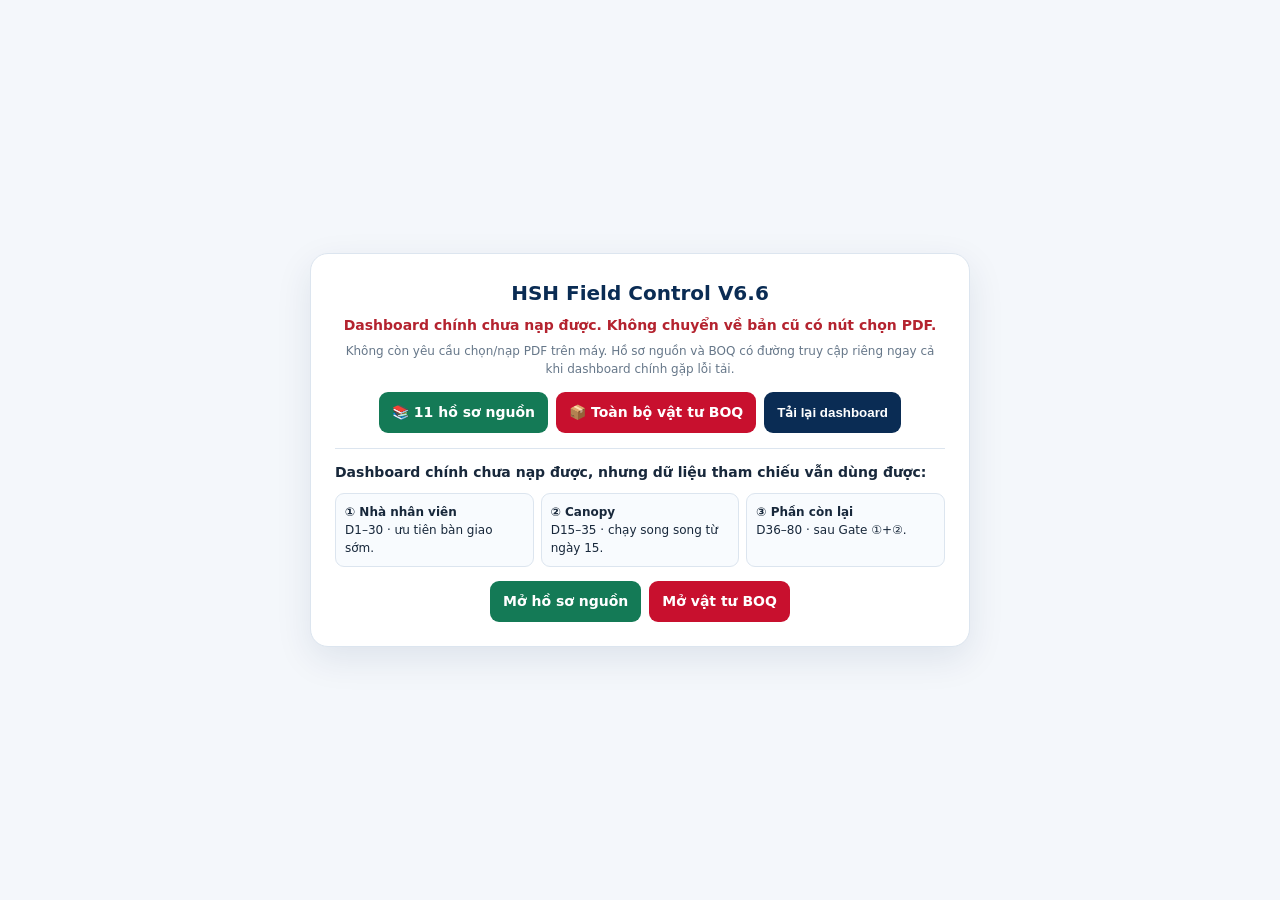
<file: hs/index.html>
<!doctype html><html lang="vi"><head><meta charset="utf-8"><meta name="viewport" content="width=device-width,initial-scale=1,viewport-fit=cover"><meta name="theme-color" content="#0a2c54"><meta name="x-build" content="hsh-v6.6-no-file-picker"><title>HSH Phủ Lý · Field Control V6.6</title><style>:root{--n:#0a2c54;--r:#c8102e;--g:#147a56;--l:#dce5ef}*{box-sizing:border-box}body{margin:0;background:#f4f7fb;color:#18283b;font:14px/1.5 system-ui,-apple-system,Segoe UI,Arial}.load{min-height:100vh;display:grid;place-items:center;padding:18px}.box{width:min(660px,96vw);background:#fff;border:1px solid var(--l);border-radius:18px;padding:24px;box-shadow:0 12px 36px #0a2c5418;text-align:center}.spin{width:42px;height:42px;border:4px solid #dce5ef;border-top-color:var(--r);border-radius:50%;margin:0 auto 14px;animation:s .8s linear infinite}@keyframes s{to{transform:rotate(360deg)}}h1{font-size:20px;margin:0 0 7px;color:var(--n)}p{margin:6px 0;color:#667789}.ok{color:var(--g);font-weight:800}.err{color:#b4232f;font-weight:800}.actions{display:flex;gap:8px;justify-content:center;flex-wrap:wrap;margin-top:14px}.btn{border:0;background:var(--n);color:white;border-radius:9px;padding:10px 13px;font-weight:800;cursor:pointer;text-decoration:none}.btn.red{background:var(--r)}.btn.green{background:var(--g)}.fallback{display:none;text-align:left;margin-top:15px;border-top:1px solid var(--l);padding-top:13px}.fallback.show{display:block}.mini{display:grid;grid-template-columns:repeat(3,1fr);gap:7px;margin-top:10px}.mini div{padding:9px;border:1px solid var(--l);border-radius:9px;background:#f8fbfe;font-size:12px}.small{font-size:12px}@media(max-width:600px){.mini{grid-template-columns:1fr}.box{padding:18px}}</style></head><body><div class="load"><div class="box"><div class="spin" id="spin"></div><h1>HSH Field Control V6.6</h1><p id="status">Đang nạp dashboard hiện trường…</p><p class="small">Không còn yêu cầu chọn/nạp PDF trên máy. Hồ sơ nguồn và BOQ có đường truy cập riêng ngay cả khi dashboard chính gặp lỗi tải.</p><div class="actions"><a class="btn green" href="./hoso.html">📚 11 hồ sơ nguồn</a><a class="btn red" href="./materials.html">📦 Toàn bộ vật tư BOQ</a><button class="btn" id="retry">Tải lại dashboard</button></div><div class="fallback" id="fallback"><b>Dashboard chính chưa nạp được, nhưng dữ liệu tham chiếu vẫn dùng được:</b><div class="mini"><div><b>① Nhà nhân viên</b><br>D1–30 · ưu tiên bàn giao sớm.</div><div><b>② Canopy</b><br>D15–35 · chạy song song từ ngày 15.</div><div><b>③ Phần còn lại</b><br>D36–80 · sau Gate ①+②.</div></div><div class="actions"><a class="btn green" href="./hoso.html">Mở hồ sơ nguồn</a><a class="btn red" href="./materials.html">Mở vật tư BOQ</a></div></div></div></div><script>const st=document.getElementById('status'),fb=document.getElementById('fallback'),sp=document.getElementById('spin');document.getElementById('retry').onclick=()=>location.reload();function enhance(html){html=html.replaceAll('HĐ 01/2026/HĐXD/HSG-HG','HĐ 02/2026/HĐXD/HSG-HG').replaceAll('V6.4','V6.6').replaceAll('V6.2','V6.6').replaceAll('V6.5','V6.6');const quick=`<style>.hsh-quick{position:fixed;right:12px;bottom:12px;z-index:99999;display:flex;gap:7px;flex-wrap:wrap;justify-content:flex-end}.hsh-quick a{color:#fff!important;text-decoration:none;border-radius:999px;padding:10px 13px;font:800 12px system-ui;box-shadow:0 8px 24px #0004}.hsh-doc{background:#147a56}.hsh-mat{background:#c8102e}@media(max-width:600px){.hsh-quick{left:9px;right:9px}.hsh-quick a{flex:1;text-align:center}}</style><div class="hsh-quick"><a class="hsh-doc" href="./hoso.html">📚 Hồ sơ nguồn</a><a class="hsh-mat" href="./materials.html">📦 Vật tư BOQ</a></div>`;return html.includes('</body>')?html.replace('</body>',quick+'</body>'):html+quick}async function gunzipResponse(r){const ab=await r.arrayBuffer(),u=new Uint8Array(ab);if(u.length<2||u[0]!==0x1f||u[1]!==0x8b)throw new Error('Runtime không phải gzip hợp lệ');if(!('DecompressionStream'in window))throw new Error('Trình duyệt chưa hỗ trợ giải nén gzip');const ds=new DecompressionStream('gzip');return await new Response(new Blob([u]).stream().pipeThrough(ds)).text()}async function start(){try{const r=await fetch('./v6/core.bin?v=66b',{cache:'no-store'});if(!r.ok)throw new Error('core.bin HTTP '+r.status);const html=enhance(await gunzipResponse(r));st.className='ok';st.textContent='Đã nạp. Đang mở…';document.open();document.write(html);document.close()}catch(e){console.warn(e);st.className='err';st.textContent='Dashboard chính chưa nạp được. Không chuyển về bản cũ có nút chọn PDF.';sp.style.display='none';fb.classList.add('show')}}start()</script></body></html>
</file>
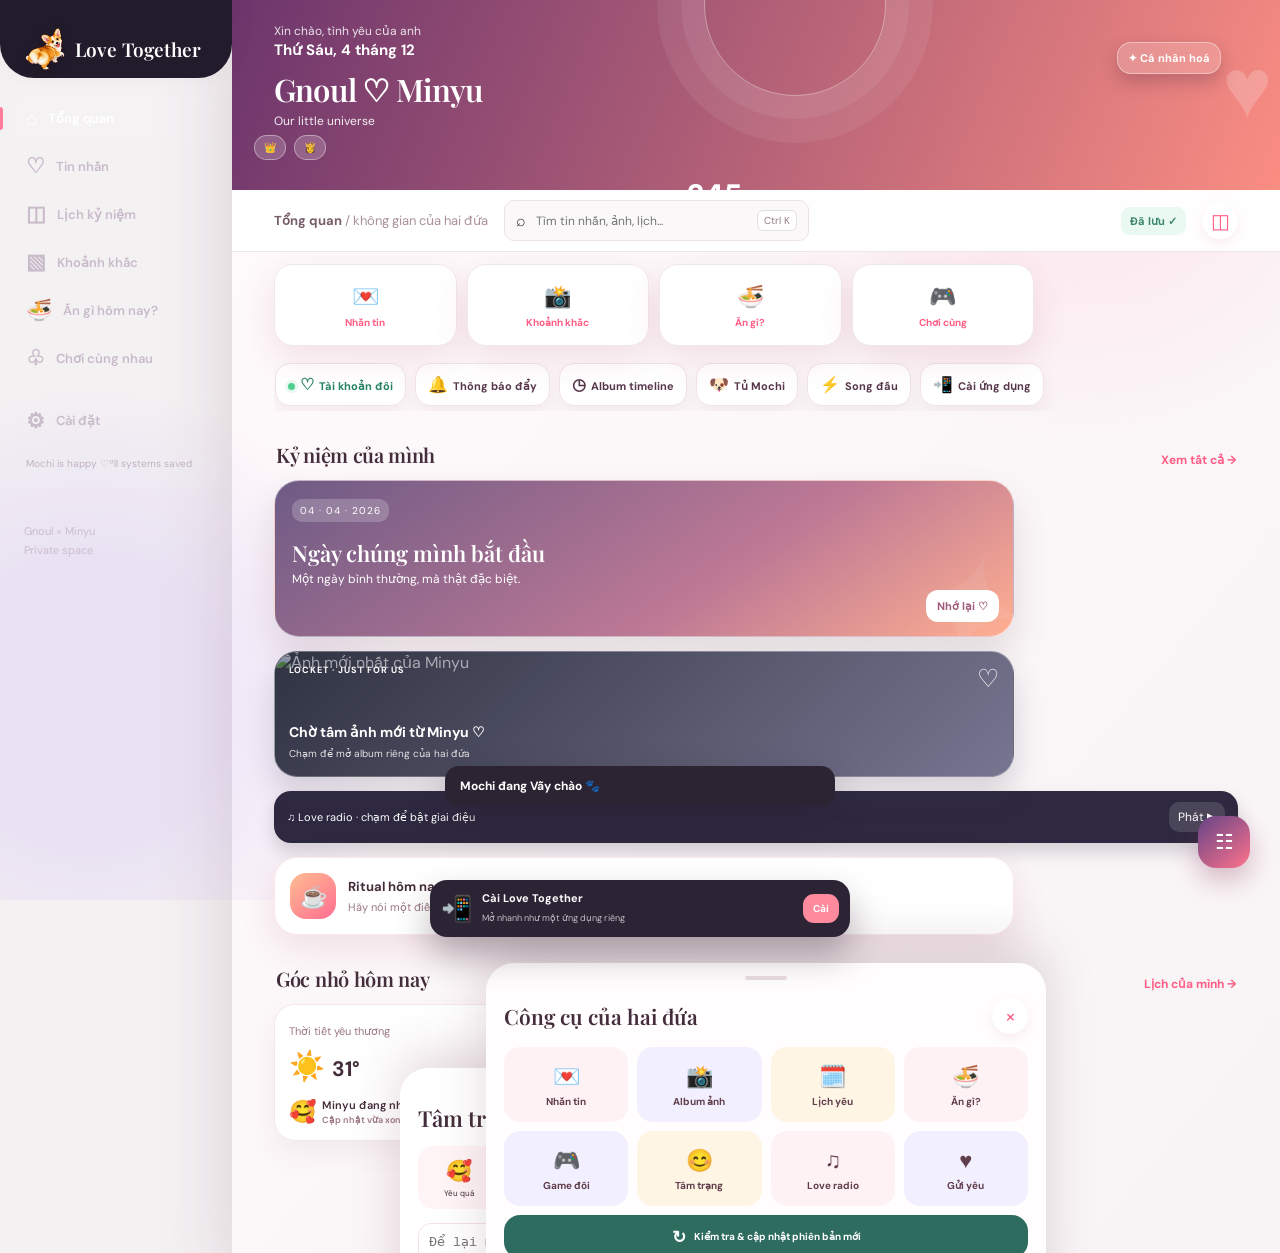
<file: love/index.html>
<!doctype html>
<html lang="vi" data-app-version="2026.09.16-loveplus">
<head>
  <meta charset="utf-8" />
  <meta name="viewport" content="width=device-width, initial-scale=1, viewport-fit=cover" />
  <meta name="theme-color" content="#ff5d85" />
  <meta http-equiv="Cache-Control" content="no-cache, no-store, must-revalidate" />
  <meta http-equiv="Pragma" content="no-cache" />
  <meta http-equiv="Expires" content="0" />
  <link rel="icon" type="image/png" href="assets/gnoul-minyu-logo.png" />
  <link rel="apple-touch-icon" href="assets/gnoul-minyu-logo.png" />
  <link rel="manifest" href="manifest.webmanifest" />
  <title>Gnoul & Minyu ♡</title>
  <style>
    @import url('https://fonts.googleapis.com/css2?family=DM+Sans:wght@400;500;600;700&family=Playfair+Display:ital,wght@0,600;0,700;1,600&display=swap');
    :root{--pink:#ff5d85;--coral:#ff816d;--ink:#442d3a;--cream:#fff9f6;--card:#ffffff;--muted:#9c7784;--line:#f6dfe5;--lav:#8d79e6;--shadow:0 12px 35px rgba(161,55,83,.13)}
    *{box-sizing:border-box;-webkit-tap-highlight-color:transparent} body{margin:0;background:#ffeef1;color:var(--ink);font-family:'DM Sans',sans-serif;min-height:100vh} button,input{font:inherit} button{border:0;cursor:pointer} .app{max-width:480px;margin:auto;min-height:100vh;background:var(--cream);overflow:hidden;position:relative;padding-bottom:94px}
    .top{height:210px;padding:22px 20px;color:#fff;position:relative;overflow:hidden;background:radial-gradient(circle at 85% 12%,#ffd6bd88 0 11%,transparent 12%),linear-gradient(135deg,#5b366e,#c54e82 48%,#ff9175)}.top:before,.top:after{content:'♥';position:absolute;color:#fff3;animation:float 6s infinite ease-in-out}.top:before{font-size:84px;right:8px;top:34px}.top:after{font-size:35px;left:45%;top:5px;animation-delay:-3s}.hello{display:flex;justify-content:space-between;align-items:center;position:relative}.hello small{font-size:12px;opacity:.85}.hello strong{display:block;font-size:15px}.avatar{height:42px;width:42px;border-radius:50%;background:#fff4;border:1px solid #fff7;display:grid;place-items:center;font-size:20px}.couple{text-align:center;margin-top:12px;position:relative}.couple h1{font:600 27px 'Playfair Display';margin:0}.couple p{margin:5px 0 0;font-size:12px;opacity:.92}.days{position:absolute;right:19px;bottom:14px;text-align:center}.days b{font-size:31px;line-height:25px;display:block}.days span{font-size:10px;letter-spacing:.6px;text-transform:uppercase}.premium{position:absolute;bottom:16px;left:20px;font-size:9px;font-weight:700;letter-spacing:1px;padding:6px 9px;border:1px solid #fff5;border-radius:10px;background:#fff2}
    main{padding:0 16px}.quick{display:grid;grid-template-columns:repeat(4,1fr);gap:9px;margin-top:-25px;position:relative}.quick button{height:72px;border-radius:19px;background:#fff;box-shadow:var(--shadow);color:var(--pink);font-weight:700;font-size:10px;display:flex;flex-direction:column;align-items:center;justify-content:center;gap:5px}.quick i{font-style:normal;font-size:22px}.section-head{display:flex;align-items:end;justify-content:space-between;margin:25px 2px 12px}.section-head h2{font:600 20px 'Playfair Display';margin:0}.section-head button{background:none;color:var(--pink);font-size:12px;font-weight:700;padding:0}
    .memory{height:157px;border-radius:25px;padding:17px;color:#fff;position:relative;overflow:hidden;background:linear-gradient(145deg,#6e5b85,#bc7895 60%,#ffaf91);box-shadow:var(--shadow)}.memory:after{content:'✦';font-size:148px;color:#fff1;position:absolute;right:-19px;bottom:-69px;transform:rotate(15deg)}.memory .tag{font-size:10px;letter-spacing:1px;text-transform:uppercase;background:#fff3;border-radius:10px;padding:5px 8px;display:inline-block}.memory h3{margin:16px 0 3px;font:600 22px 'Playfair Display';position:relative;z-index:1}.memory p{font-size:12px;margin:0;position:relative;z-index:1}.memory button{position:absolute;bottom:14px;right:14px;height:32px;border-radius:12px;background:#fff;color:#a05a7b;padding:0 11px;font-weight:700;font-size:11px;z-index:2}
    .widgets{display:grid;grid-template-columns:1fr 1fr;gap:12px}.widget{background:var(--card);border-radius:21px;padding:14px;box-shadow:0 7px 22px rgba(118,62,78,.08);min-height:125px}.widget .label{color:var(--muted);font-size:11px}.weather{font-size:29px;margin:7px 0 0}.weather b{font-size:21px}.mood-row{display:flex;align-items:center;gap:6px;margin-top:12px}.mood-row span{font-size:22px}.mood-row p{font-size:11px;margin:0;font-weight:600}.mood-row small{color:var(--muted);font-size:9px}.lovebar{height:7px;background:#f9e7ec;border-radius:10px;margin-top:12px;overflow:hidden}.lovebar i{display:block;height:100%;width:92%;background:linear-gradient(90deg,var(--pink),#ffa16c);border-radius:inherit}.quote{font:italic 15px 'Playfair Display';line-height:1.35;margin:10px 0 0}.quote small{font:normal 10px 'DM Sans';color:var(--muted);display:block;margin-top:7px}
    .nav{position:fixed;z-index:10;bottom:0;left:50%;transform:translateX(-50%);width:min(480px,100%);height:78px;padding:9px 17px calc(9px + env(safe-area-inset-bottom));background:#fffc;backdrop-filter:blur(14px);border-top:1px solid #f5e5e8;display:flex;justify-content:space-around}.nav button{background:none;color:#bd9aa5;font-size:10px;font-weight:600;display:flex;flex-direction:column;align-items:center;gap:3px;padding:2px 11px}.nav i{font-size:21px;font-style:normal}.nav .active{color:var(--pink)}
    .page{display:none;animation:up .35s ease}.page.active{display:block}.page-top{padding:20px 2px 4px;display:flex;align-items:center;justify-content:space-between}.page-top h2{font:600 25px 'Playfair Display';margin:0}.round{height:36px;width:36px;background:#fff;border-radius:50%;box-shadow:0 4px 12px #dba7b433;color:var(--pink);font-size:20px}.chat-list{padding:12px 0 4px;min-height:440px;display:flex;flex-direction:column;gap:11px}.message{max-width:79%;padding:10px 13px;border-radius:17px;font-size:13px;line-height:1.35;position:relative;box-shadow:0 4px 10px #a65c6810}.message.you{align-self:flex-end;background:var(--pink);color:#fff;border-bottom-right-radius:5px}.message.her{align-self:flex-start;background:#fff;border-bottom-left-radius:5px}.message small{display:block;font-size:9px;opacity:.7;text-align:right;margin-top:3px}.chat-img{width:100%;border-radius:11px;display:block;margin-top:4px}.compose{position:sticky;bottom:79px;background:#fff;border:1px solid var(--line);height:51px;border-radius:17px;display:flex;align-items:center;padding:4px 5px 4px 12px;gap:8px;box-shadow:0 7px 20px #c67a8626}.compose input{border:0;outline:0;flex:1;min-width:0}.attach{background:none;color:var(--pink);font-size:19px}.send{height:40px;width:40px;border-radius:13px;background:var(--pink);color:white;font-size:17px}.hidden{display:none}
    .gallery{display:grid;grid-template-columns:repeat(2,1fr);gap:10px;margin-top:15px}.photo{aspect-ratio:1;border-radius:19px;overflow:hidden;position:relative;background:linear-gradient(135deg,#ffd0cf,#ffc1ac)}.photo:nth-child(2){background:linear-gradient(135deg,#bbb7ff,#ffb2d1)}.photo:nth-child(3){background:linear-gradient(135deg,#a6dbd2,#fff0b5)}.photo img{width:100%;height:100%;object-fit:cover}.photo span{position:absolute;bottom:8px;left:9px;color:#fff;font-weight:700;text-shadow:0 1px 4px #555;font-size:11px}.upload{border:2px dashed #f1b6c5;background:#fff7f8;display:grid;place-items:center;color:var(--pink);font-size:14px;font-weight:700;text-align:center;padding:10px}.upload b{font-size:26px;display:block}
    .game-card{background:linear-gradient(140deg,#6855a1,#ef7897);border-radius:25px;color:#fff;padding:19px;min-height:155px;position:relative;overflow:hidden}.game-card:after{content:'🎲';font-size:78px;position:absolute;right:13px;top:20px;transform:rotate(-15deg)}.game-card h3{font:600 23px 'Playfair Display';margin:5px 0}.game-card p{font-size:12px;max-width:58%;margin:0}.game-card button{background:white;color:#8b5a91;border-radius:13px;font-weight:700;font-size:12px;padding:10px 13px;margin-top:14px}.heart-game{background:#fff;border-radius:22px;margin-top:14px;padding:16px;text-align:center;box-shadow:var(--shadow)}.heart-game p{font-size:12px;color:var(--muted);margin:0 0 9px}.heart{font-size:48px;display:inline-block;transition:.15s}.heart.pop{animation:pop .3s ease}.score{font-size:12px;color:var(--pink);font-weight:700;margin-top:5px}
    .game-grid{display:grid;grid-template-columns:1fr 1fr;gap:10px;margin-top:14px}.game-tile{min-height:108px;padding:13px;border-radius:20px;text-align:left;background:#fff;box-shadow:0 6px 17px #b0596912;color:var(--ink);position:relative;overflow:hidden}.game-tile:nth-child(3n+1){background:#fff1f4}.game-tile:nth-child(3n+2){background:#f2efff}.game-tile:nth-child(3n){background:#fff5e5}.game-tile i{display:block;font-style:normal;font-size:27px;margin-bottom:6px}.game-tile b{font-size:13px;display:block}.game-tile small{font-size:10px;color:var(--muted);line-height:1.2;display:block;margin-top:3px}.play-zone{background:#fff;border-radius:22px;margin-top:14px;padding:16px;box-shadow:var(--shadow);text-align:center}.play-zone h3{font:600 19px 'Playfair Display';margin:0 0 8px}.play-zone p{font-size:13px;margin:0;color:#765965;min-height:37px}.choice-row{display:flex;justify-content:center;gap:9px;margin-top:10px}.choice-row button{width:49px;height:45px;border-radius:14px;background:#fff0f3;font-size:21px}.mini-input{width:100%;border:1px solid var(--line);outline-color:var(--pink);border-radius:12px;padding:10px;margin-top:10px}.mini-action{background:var(--pink);color:white;padding:10px 14px;border-radius:12px;font-weight:700;font-size:12px;margin-top:9px}.badge{display:inline-block;color:var(--pink);font-size:10px;font-weight:700;background:#fff0f3;padding:4px 8px;border-radius:8px;margin-top:8px}
    .ritual{margin-top:14px;background:#fff;border-radius:23px;padding:15px;box-shadow:var(--shadow);display:flex;gap:12px;align-items:center}.ritual .orb{width:46px;height:46px;border-radius:16px;display:grid;place-items:center;background:linear-gradient(140deg,#ffbd91,#ff6d91);font-size:22px}.ritual b{font-size:13px}.ritual p{font-size:11px;color:var(--muted);margin:4px 0}.calendar-card{background:#fff;border-radius:25px;box-shadow:var(--shadow);padding:15px;margin-top:15px}.cal-title{display:flex;justify-content:space-between;align-items:center;margin-bottom:12px}.cal-title b{font:600 19px 'Playfair Display'}.cal-title span{font-size:11px;color:var(--muted)}.week,.dates{display:grid;grid-template-columns:repeat(7,1fr);gap:4px;text-align:center}.week span{font-size:9px;color:var(--muted);padding-bottom:4px}.date{height:42px;border-radius:12px;display:flex;flex-direction:column;justify-content:center;font-size:12px}.date small{font-size:8px;color:#b1939d;margin-top:2px}.date.today{background:linear-gradient(140deg,#ff668d,#ff9677);color:white;font-weight:700;box-shadow:0 6px 13px #ff699450}.date.today small{color:#fff}.date.event{background:#fff0f3;color:var(--pink);font-weight:700}.events{margin-top:16px;display:flex;flex-direction:column;gap:9px}.event{border-left:3px solid var(--pink);background:#fff7f8;border-radius:0 12px 12px 0;padding:10px 11px}.event b{font-size:12px}.event span{font-size:10px;color:var(--muted);display:block;margin-top:2px}.milestone{display:flex;align-items:center;gap:10px;background:linear-gradient(130deg,#382949,#8d5d91);color:#fff;border-radius:20px;padding:14px;margin-top:13px}.milestone i{font-style:normal;font-size:25px}.milestone b{font-size:12px}.milestone p{font-size:10px;margin:3px 0 0;color:#f3ddec}
    .locket{height:116px;margin-top:14px;border-radius:23px;overflow:hidden;position:relative;color:#fff;background:linear-gradient(135deg,#303342,#777590);box-shadow:var(--shadow);display:flex;align-items:end;padding:14px}.locket:before{content:'LOCKET · JUST FOR US';position:absolute;top:12px;left:14px;font-size:9px;letter-spacing:1px;font-weight:700}.locket:after{content:'♡';position:absolute;right:14px;top:10px;font-size:25px}.locket img{position:absolute;inset:0;width:100%;height:100%;object-fit:cover;opacity:.55}.locket div{position:relative}.locket b{font-size:14px;display:block}.locket span{font-size:10px;opacity:.85}.music-pill{margin:14px 0 0;padding:11px 13px;background:#2e2940;color:#fff;border-radius:17px;display:flex;align-items:center;justify-content:space-between}.music-pill span{font-size:11px}.music-pill button{background:#fff2;color:#fff;border-radius:10px;padding:7px 9px;font-size:12px}.ttt{display:grid;grid-template-columns:repeat(3,62px);gap:6px;justify-content:center;margin:13px auto}.ttt button{height:62px;background:#fff1f4;border-radius:13px;color:var(--pink);font-size:28px;font-weight:700}.ttt button:nth-child(even){background:#f0edff;color:var(--lav)}
    .food-hero{margin-top:14px;border-radius:25px;min-height:258px;overflow:hidden;position:relative;color:#fff;background:linear-gradient(145deg,#274649,#6e9b8a);padding:20px;text-align:center}.food-hero:before{content:'';position:absolute;width:250px;height:250px;border-radius:50%;background:#d5e6a722;top:-110px;left:-70px}.food-hero h2{font:600 25px 'Playfair Display';margin:4px 0;position:relative}.food-hero p{font-size:12px;margin:0;opacity:.87;position:relative}.corgi{position:relative;margin:22px auto 7px;width:134px;height:74px;animation:bob 1.2s infinite ease-in-out}.corgi.shake{animation:shake .16s infinite}.corgi .body{position:absolute;bottom:2px;left:16px;width:99px;height:48px;background:#e89d55;border-radius:30px 37px 18px 25px;border:3px solid #613c32}.corgi .head{position:absolute;z-index:3;left:0;top:3px;width:63px;height:57px;background:#efad62;border:3px solid #613c32;border-radius:30px 26px 29px 24px}.corgi .ear{position:absolute;top:-13px;width:20px;height:31px;background:#b86642;border:3px solid #613c32;border-radius:18px 5px 15px 5px}.corgi .ear.left{left:4px;transform:rotate(-15deg)}.corgi .ear.right{left:35px;transform:rotate(18deg)}.corgi .eye{position:absolute;z-index:4;top:26px;width:7px;height:9px;background:#382522;border-radius:50%}.corgi .eye.one{left:19px}.corgi .eye.two{left:42px}.corgi .nose{position:absolute;z-index:5;top:37px;left:28px;width:10px;height:8px;background:#382522;border-radius:50%}.corgi .leg{position:absolute;bottom:-7px;width:15px;height:23px;background:#e89d55;border:3px solid #613c32;border-radius:5px 5px 10px 10px}.corgi .leg.one{left:33px}.corgi .leg.two{right:14px}.bag{position:absolute;z-index:7;right:6px;bottom:0;width:39px;height:48px;background:#ffc554;border:3px solid #71442d;border-radius:5px 5px 13px 13px;transform:rotate(8deg);box-shadow:inset 0 8px #ffe796}.bag:before{content:'?';font:bold 25px 'Playfair Display';color:#a96543;position:absolute;left:12px;top:8px}.bag.open{animation:bagopen .5s forwards}.food-btn{position:relative;margin-top:8px;border-radius:15px;background:#fff;color:#315c55;padding:12px 17px;font-weight:700}.food-result{margin-top:14px;background:#fff;border-radius:23px;box-shadow:var(--shadow);overflow:hidden;display:none}.food-result.show{display:block;animation:up .35s ease}.food-info{padding:18px;text-align:center}.food-info .tag{font-size:10px;letter-spacing:.7px;color:#d5765d;font-weight:700}.food-info h3{font:600 27px 'Playfair Display';margin:6px 0}.food-info p{font-size:11px;color:var(--muted);margin:0}.food-actions{display:flex;gap:9px;margin-top:12px}.food-actions button{flex:1;border-radius:12px;padding:10px;background:#fff0ed;color:#c36251;font-weight:700;font-size:11px}.food-actions button:last-child{background:#315c55;color:#fff}@keyframes bob{50%{transform:translateY(-5px)}}@keyframes shake{25%{transform:translateX(-6px) rotate(-4deg)}75%{transform:translateX(6px) rotate(4deg)}}@keyframes bagopen{to{transform:translateY(-45px) rotate(24deg);opacity:0}}
    .food-hero{margin-top:14px;border-radius:25px;min-height:258px;overflow:hidden;position:relative;color:#fff;background:linear-gradient(145deg,#274649,#6e9b8a);padding:20px;text-align:center}.food-hero:before{content:'';position:absolute;width:250px;height:250px;border-radius:50%;background:#d5e6a722;top:-110px;left:-70px}.food-hero h2{font:600 25px 'Playfair Display';margin:4px 0;position:relative}.food-hero p{font-size:12px;margin:0;opacity:.87;position:relative}.corgi{position:relative;margin:20px auto 8px;width:154px;height:86px;animation:bob 1.2s infinite ease-in-out;image-rendering:pixelated}.corgi.shake{animation:shake .16s infinite}.corgi .body{position:absolute;z-index:2;bottom:14px;left:34px;width:91px;height:48px;background:#e9a052;border:4px solid #593b32;border-radius:0;clip-path:polygon(0 25%,12% 25%,12% 12%,28% 12%,28% 0,75% 0,75% 12%,91% 12%,91% 25%,100% 25%,100% 100%,0 100%)}.corgi .body:before,.corgi .body:after{content:'';position:absolute;bottom:-9px;width:52px;height:48px;background:#e9a052;border:4px solid #593b32;z-index:-1}.corgi .body:before{left:-15px;clip-path:polygon(0 30%,15% 30%,15% 14%,83% 14%,83% 0,100% 0,100% 100%,0 100%)}.corgi .body:after{right:-17px;clip-path:polygon(0 0,17% 0,17% 14%,85% 14%,85% 30%,100% 30%,100% 100%,0 100%)}.corgi .head{position:absolute;z-index:5;left:2px;top:19px;width:47px;height:43px;background:#efad62;border:4px solid #593b32;border-radius:0;clip-path:polygon(0 27%,13% 27%,13% 13%,30% 13%,30% 0,71% 0,71% 13%,88% 13%,88% 27%,100% 27%,100% 100%,0 100%)}.corgi .ear{z-index:4;top:1px;width:20px;height:27px;background:#b56543;border:4px solid #593b32;border-radius:0;clip-path:polygon(0 100%,0 30%,30% 30%,30% 0,100% 0,100% 100%)}.corgi .ear.left{left:5px;transform:none}.corgi .ear.right{left:27px;transform:scaleX(-1)}.corgi .eye{z-index:7;top:37px;width:6px;height:8px;background:#342421;border-radius:0}.corgi .eye.one{left:17px}.corgi .eye.two{left:34px}.corgi .nose{z-index:7;top:48px;left:25px;width:10px;height:7px;background:#342421;border-radius:0}.corgi .leg{z-index:1;bottom:1px;width:18px;height:23px;background:#f7e3c5;border:4px solid #593b32;border-radius:0}.corgi .leg.one{left:48px}.corgi .leg.two{right:23px}.bag{position:absolute;z-index:10;right:1px;bottom:0;width:38px;height:47px;background:#ffc554;border:3px solid #71442d;border-radius:0;transform:rotate(8deg);box-shadow:inset 0 8px #ffe796}.bag:before{content:'?';font:bold 25px 'Playfair Display';color:#a96543;position:absolute;left:11px;top:7px}.bag.open{animation:bagopen .5s forwards}.food-btn{position:relative;margin-top:8px;border-radius:15px;background:#fff;color:#315c55;padding:12px 17px;font-weight:700}.food-result{margin-top:14px;background:#fff;border-radius:23px;box-shadow:var(--shadow);overflow:hidden;display:none}.food-result.show{display:block;animation:up .35s ease}.food-info{padding:18px;text-align:center}.food-info .tag{font-size:10px;letter-spacing:.7px;color:#d5765d;font-weight:700}.food-info h3{font:600 27px 'Playfair Display';margin:6px 0}.food-info p{font-size:11px;color:var(--muted);margin:0}.food-actions{display:flex;gap:9px;margin-top:12px}.food-actions button{flex:1;border-radius:12px;padding:10px;background:#fff0ed;color:#c36251;font-weight:700;font-size:11px}.food-actions button:last-child{background:#315c55;color:#fff}@keyframes bob{50%{transform:translateY(-5px)}}@keyframes shake{25%{transform:translateX(-6px) rotate(-4deg)}75%{transform:translateX(6px) rotate(4deg)}}@keyframes bagopen{to{transform:translateY(-45px) rotate(24deg);opacity:0}}
    .pet-card{margin-top:14px;background:linear-gradient(140deg,#fff2df,#ffced3);border-radius:25px;padding:15px;box-shadow:var(--shadow);overflow:hidden;position:relative}.pet-card:after{content:'✦';position:absolute;right:10px;top:-18px;color:#fff8;font-size:72px}.pet-head{display:flex;justify-content:space-between;align-items:center;position:relative}.pet-head h3{font:600 21px 'Playfair Display';margin:0}.pet-head p{font-size:10px;margin:3px 0 0;color:#9c6870}.pet-level{font-size:10px;color:#9c4f5f;background:#fff9;padding:6px 8px;border-radius:10px;font-weight:700}.pet-row{display:flex;align-items:center;gap:7px;position:relative}.mochi-pixel{width:132px;height:106px;object-fit:contain;object-position:center;image-rendering:pixelated;filter:drop-shadow(0 8px 7px #7e4c4322);animation:bob 1.8s infinite ease-in-out}.pet-row .mochi-pixel{width:125px;height:104px;margin:-14px -3px -13px -14px}.mochi-pixel.shake{animation:shake .16s infinite}.pet-stats{flex:1}.pet-stat{display:grid;grid-template-columns:20px 1fr 28px;gap:5px;align-items:center;margin:6px 0;font-size:11px}.pet-stat i{height:7px;background:#fff8;border-radius:9px;overflow:hidden}.pet-stat i b{height:100%;display:block;border-radius:inherit;background:#f09264}.pet-stat:nth-child(2) i b{background:#ff6b8c}.pet-stat:nth-child(3) i b{background:#846ee0}.pet-actions{display:flex;gap:7px;position:relative}.pet-actions button{flex:1;background:#fff9;border-radius:12px;padding:9px 4px;font-size:11px;color:#8b5360;font-weight:700}
    .sheet{position:fixed;z-index:20;left:50%;bottom:-500px;transform:translateX(-50%);width:min(480px,100%);background:#fff;border-radius:28px 28px 0 0;padding:13px 18px 35px;transition:bottom .35s cubic-bezier(.2,.8,.2,1);box-shadow:0 -15px 50px #70304730}.sheet.show{bottom:0}.handle{width:42px;height:4px;background:#eadde1;border-radius:5px;margin:0 auto 18px}.sheet h3{font:600 22px 'Playfair Display';margin:0 0 13px}.moods{display:grid;grid-template-columns:repeat(5,1fr);gap:8px}.moods button{background:#fff4f6;border-radius:15px;padding:11px 2px;color:var(--ink);font-size:21px}.moods small{display:block;font-size:8px;margin-top:3px}.sheet textarea{width:100%;height:80px;border:1px solid var(--line);border-radius:13px;padding:10px;resize:none;outline-color:var(--pink);margin-top:14px}.primary{width:100%;padding:13px;border-radius:14px;background:var(--pink);color:#fff;font-weight:700;margin-top:10px}
    @keyframes float{50%{transform:translateY(16px) rotate(12deg)}}@keyframes up{from{opacity:0;transform:translateY(10px)}to{opacity:1;transform:none}}@keyframes pop{50%{transform:scale(1.45)}}
    .brandmark{height:48px;width:48px;padding:3px;border:1px solid #fff;background:#fff;border-radius:12px;display:grid;place-items:center;box-shadow:0 6px 15px #502c4c33;overflow:hidden}.brandmark img{width:100%;height:100%;object-fit:contain}.nav-logo{width:42px;height:42px;object-fit:contain;filter:drop-shadow(0 3px 4px #17101b66)}.mystery-stage{position:relative;margin:4px auto -3px;width:154px;height:94px}.bag-spark{position:absolute;z-index:11;color:#fff;font-size:16px;opacity:0;pointer-events:none}.bag-spark.one{left:2px;top:9px}.bag-spark.two{right:-5px;top:27px}.bag-spark.three{left:28px;bottom:-4px}.mystery-stage.reveal .bag-spark{animation:spark .85s ease-out}.mystery-stage.reveal .bag-spark.two{animation-delay:.08s}.mystery-stage.reveal .bag-spark.three{animation-delay:.16s}.mystery-stage.reveal:before{content:'';position:absolute;z-index:0;left:36px;top:-5px;width:83px;height:83px;border-radius:50%;background:#ffe97a66;filter:blur(14px);animation:flash .7s ease-out}.food-hero.opening{animation:stagepulse .85s ease}.food-hero.opening .food-btn{pointer-events:none;opacity:.72}.pet-mood{position:absolute;right:15px;bottom:52px;font-size:18px;animation:bob 1.5s infinite ease-in-out}.mochi-pixel.excited{filter:drop-shadow(0 8px 11px #ffc25988);transform:scale(1.08)}@keyframes spark{0%{opacity:0;transform:scale(.2) translateY(10px)}35%{opacity:1}100%{opacity:0;transform:scale(1.65) translateY(-21px)}}@keyframes flash{0%{opacity:0;transform:scale(.3)}35%{opacity:1}100%{opacity:0;transform:scale(1.5)}}@keyframes stagepulse{45%{transform:scale(1.018)}}
    /* Premium polish — unified mobile product system */
    body{background:radial-gradient(circle at 10% 0,#ffe1e9 0,transparent 33%),#f7eeee}.app{background:linear-gradient(180deg,#fffafa 0,#fff7f4 52%,#fdf5f5 100%)}.top{height:224px;border-radius:0 0 34px 34px;box-shadow:0 12px 35px #71334b26}.top:before{filter:blur(.1px)}.couple h1{letter-spacing:-.8px}.quick{margin-top:-28px;gap:10px}.quick button{height:76px;border:1px solid #fff;transition:transform .18s,box-shadow .18s}.quick button:active,.game-tile:active,.pet-actions button:active{transform:scale(.94)}main{padding-left:18px;padding-right:18px}.section-head{margin-top:27px}.section-head h2{letter-spacing:-.3px}.memory{border:1px solid #ffffff80;box-shadow:0 17px 35px #5f415228}.widget,.food-result,.calendar-card,.heart-game,.play-zone{border:1px solid #f5e7e9;box-shadow:0 12px 28px #6f3c4d10}.ritual{border:1px solid #fae8e8}.locket{height:126px;border:1px solid #fff4;box-shadow:0 16px 30px #3d3d5733}.music-pill{box-shadow:0 9px 18px #2d294030}.nav{height:83px;background:#fffefa;border-top:1px solid #f4e4e7;box-shadow:0 -9px 24px #7140510c}.nav button{min-width:50px}.nav .active i{display:grid;place-items:center;width:34px;height:28px;border-radius:11px;background:#fff0f4}.page-top{padding-top:23px}.page-top h2{letter-spacing:-.8px}.pet-card{border:1px solid #fff9;box-shadow:0 15px 30px #9f616229}.food-hero{margin-top:16px;border:1px solid #ffffff33;box-shadow:0 18px 35px #315c5533}.food-result{border-radius:25px}.food-info h3{letter-spacing:-.7px}.game-card{box-shadow:0 18px 36px #68427130}.game-tile{border:1px solid #fff;box-shadow:0 10px 20px #94465812}.calendar-card{padding:17px}.event{border-radius:0 15px 15px 0}@media(min-width:481px){body{padding:18px}.app{border-radius:34px;min-height:calc(100vh - 36px);box-shadow:0 26px 70px #582c3c2b}.nav{border-radius:0 0 34px 34px}}
    /* Desktop SaaS shell — retained as a progressive enhancement above 820px */
    .desktop-toolbar{display:none}.workspace-label{display:none}.nav-brand{display:none}.nav button[data-page="food"]{display:none}.search-field{border:0;outline:0;background:transparent;color:inherit;min-width:0;width:100%;font-size:12px}.save-state{font-size:11px;color:#38846a;background:#e9f8f0;border-radius:9px;padding:7px 9px;font-weight:700;white-space:nowrap}.cmd-key{font-size:10px;padding:3px 6px;border:1px solid #e3dfe4;border-radius:6px;color:#947a88;background:#fff;white-space:nowrap}.tools-fab{position:fixed;z-index:30;right:max(17px,calc((100vw - 480px)/2 + 17px));bottom:92px;width:52px;height:52px;border-radius:18px;color:#fff;background:linear-gradient(140deg,#654486,#ff728c);box-shadow:0 12px 27px #8e3d5c55;font-size:21px;transition:transform .2s}.tools-fab:active{transform:scale(.9)}.tools-panel{position:fixed;z-index:31;left:50%;bottom:-470px;transform:translateX(-50%);width:min(480px,100%);padding:13px 18px calc(28px + env(safe-area-inset-bottom));border-radius:28px 28px 0 0;background:#fffdfd;box-shadow:0 -18px 50px #51283a2b;transition:bottom .34s cubic-bezier(.2,.85,.2,1)}.tools-panel.show{bottom:0}.tools-head{display:flex;align-items:center;justify-content:space-between;margin-bottom:13px}.tools-head h3{margin:0;font:600 21px 'Playfair Display'}.tool-grid{display:grid;grid-template-columns:repeat(4,1fr);gap:9px}.tool-grid button{min-height:75px;padding:8px 4px;border-radius:16px;background:#fff2f4;color:#603e4c;font-size:10px;font-weight:700;display:flex;flex-direction:column;align-items:center;justify-content:center;gap:4px}.tool-grid button:nth-child(3n+2){background:#f2efff}.tool-grid button:nth-child(3n){background:#fff5e5}.tool-grid i{font-size:22px;font-style:normal}.update-tool{grid-column:span 4!important;min-height:43px!important;flex-direction:row!important;gap:8px!important;background:#2f6c60!important;color:white!important}.update-tool i{font-size:17px}.toast{position:fixed;z-index:40;left:50%;bottom:94px;transform:translate(-50%,20px);width:min(390px,calc(100% - 32px));padding:12px 15px;border-radius:14px;background:#2c2432;color:white;font-size:12px;font-weight:700;box-shadow:0 13px 35px #291b2b42;opacity:0;pointer-events:none;transition:.25s}.toast.show{opacity:1;transform:translate(-50%,0)}.tools-backdrop{position:fixed;inset:0;z-index:29;background:#2e1d2b33;backdrop-filter:blur(2px);opacity:0;pointer-events:none;transition:opacity .25s}.tools-backdrop.show{opacity:1;pointer-events:auto}
    @media(min-width:820px){.tools-fab{right:30px;bottom:30px}.tools-panel{left:calc(252px + (100vw - 252px)/2);width:min(560px,calc(100vw - 252px))}.nav button[data-page="food"]{display:flex}body{padding:0;background:#f4f1f3}.app{max-width:none;margin:0 0 0 252px;min-height:100vh;border-radius:0;background:linear-gradient(130deg,#fffafb,#f8f4f6)}.top{height:148px;border-radius:0;padding:27px 42px;background:linear-gradient(112deg,#532c5f,#ca5c83 58%,#fa937d)}.hello{max-width:1180px;margin:auto}.couple{max-width:1180px;text-align:left;margin:17px auto 0}.couple h1{font-size:31px}.premium{left:auto;right:42px;bottom:20px}.days{right:42px;bottom:19px}.desktop-toolbar{position:sticky;z-index:8;top:0;display:flex;align-items:center;gap:16px;height:67px;padding:0 42px;background:#fffffff0;border-bottom:1px solid #eee6ea;backdrop-filter:blur(16px)}.workspace-label{display:block;font-size:13px;color:#765d69;font-weight:700;min-width:180px}.workspace-label span{font-weight:400;color:#aa919c}.search-wrap{max-width:420px;display:flex;align-items:center;gap:8px;padding:9px 11px;border:1px solid #ece2e6;border-radius:10px;background:#faf8f9;flex:1}.toolbar-spacer{flex:1}main{max-width:1180px;margin:auto;padding:12px 42px 60px}.quick{grid-template-columns:repeat(4,1fr);margin-top:0;max-width:760px}.quick button{height:82px;border:1px solid #f0e7e9}.section-head{margin-top:30px}.memory{max-width:740px}.widgets{max-width:740px}.locket{max-width:740px}.ritual{max-width:740px}.page-top{padding-top:24px}.gallery{grid-template-columns:repeat(4,1fr)}.game-grid{grid-template-columns:repeat(4,1fr)}.food-hero,.pet-card,.food-result{max-width:760px}.calendar-card{max-width:760px}.events{max-width:760px}.nav{position:fixed;left:0;top:0;bottom:0;transform:none;width:252px;height:100vh;padding:22px 14px;background:#211b2b;color:#eee8ee;border:0;display:flex;flex-direction:column;align-items:stretch;justify-content:flex-start;gap:4px;box-shadow:10px 0 32px #28202e16}.nav-brand{display:flex;align-items:center;gap:9px;padding:6px 10px 28px;color:#fff;font:600 19px 'Playfair Display'}.nav-brand b{width:33px;height:33px;display:grid;place-items:center;background:linear-gradient(135deg,#ff7a9b,#b580e8);border-radius:11px;font:700 15px 'Playfair Display'}.nav button{height:43px;display:flex;flex-direction:row;align-items:center;justify-content:flex-start;gap:11px;padding:0 12px;border-radius:10px;color:#c8bbca;font-size:13px}.nav button:before{content:'';position:absolute;left:0;width:3px;height:0;border-radius:0 4px 4px 0;background:#ff7c9d;transition:height .18s}.nav button:hover{background:#ffffff10;color:#fff}.nav button.active{background:#ffffff12;color:#fff}.nav button.active:before{height:23px}.nav .active i{display:block;width:auto;height:auto;background:none;font-size:19px}.nav:after{content:'Mochi is happy ♡\AAll systems saved';white-space:pre-line;margin-top:auto;padding:15px 12px;border-radius:12px;background:#ffffff0c;color:#bfb1c3;font-size:10px;line-height:1.7}.nav:before{content:'Gnoul × Minyu\APrivate space';white-space:pre-line;order:3;margin:15px 10px 0;padding-top:15px;border-top:1px solid #ffffff18;color:#cbbccc;font-size:11px;line-height:1.7}.page{max-width:100%}.chat-list{max-width:760px;min-height:500px}.compose{max-width:760px;bottom:15px}.brandmark{display:none}}
    /* Settings hub — fixed entry point on desktop and mobile */
    .settings-hero{margin-top:10px;padding:20px;border-radius:25px;color:#fff;background:linear-gradient(135deg,#35274d,#9a587d 58%,#fb8d8d);box-shadow:0 19px 36px #4f2e4c35;position:relative;overflow:hidden}.settings-hero:after{content:'⚙';position:absolute;right:-8px;top:-31px;font-size:132px;opacity:.12}.settings-hero h2{font:600 27px 'Playfair Display';margin:0}.settings-hero p{position:relative;margin:5px 0 0;font-size:11px;opacity:.8}.settings-list{display:grid;gap:10px;margin-top:14px}.settings-row{display:flex;align-items:center;gap:12px;padding:13px;border:1px solid #f0e5e8;border-radius:18px;background:#fff;box-shadow:0 9px 21px #522f4210}.settings-row i{width:38px;height:38px;display:grid;place-items:center;border-radius:13px;background:#fff0f3;font-style:normal;font-size:18px}.settings-row:nth-child(2) i{background:#f0edff}.settings-row:nth-child(3) i{background:#fff5e5}.settings-row b{display:block;font-size:12px}.settings-row span{display:block;margin-top:2px;color:var(--muted);font-size:10px}.settings-row button{margin-left:auto;border-radius:10px;padding:8px 9px;background:#f8edf0;color:#7e465a;font-size:10px;font-weight:700}.nav button[data-page="settings"]{display:none}@media(min-width:820px){.nav button[data-page="settings"]{display:flex;margin-top:8px;border-top:1px solid #ffffff16;border-radius:0;padding-top:12px;height:55px}.tools-fab{bottom:88px}}
    /* Love+ connected-app layer */
    .loveplus-strip{display:flex;gap:9px;overflow:auto;margin:15px 0 2px;padding:2px 1px 5px;scrollbar-width:none}.loveplus-strip button{flex:0 0 auto;border-radius:15px;padding:10px 12px;background:#fff;color:#57374b;border:1px solid #f2e3e7;box-shadow:0 9px 20px #71304e12;font-size:11px;font-weight:700}.loveplus-strip button i{font-style:normal;font-size:16px;margin-right:5px}.loveplus-strip .online{color:#278463}.loveplus-strip .online:before{content:'';display:inline-block;width:7px;height:7px;border-radius:50%;background:#52ce93;box-shadow:0 0 0 3px #52ce9322;margin-right:5px}.timeline-lead{margin:14px 0 9px;padding:13px 14px;border-radius:18px;background:linear-gradient(125deg,#3a2d57,#9d628c);color:#fff;box-shadow:0 14px 30px #3c27452b}.timeline-lead b{font:600 17px 'Playfair Display';display:block}.timeline-lead span{font-size:10px;opacity:.82}.timeline-photo{position:relative}.timeline-photo:before{content:'HÔM NAY';position:absolute;z-index:2;top:8px;left:8px;border-radius:8px;background:#241a2a99;color:#fff;padding:4px 6px;font-size:8px;font-weight:700;letter-spacing:.5px}.love-modal{position:fixed;inset:0;z-index:70;background:#22172970;backdrop-filter:blur(6px);display:none;align-items:flex-end}.love-modal.show{display:flex}.love-modal-card{width:min(500px,100%);padding:16px 18px calc(29px + env(safe-area-inset-bottom));border-radius:30px 30px 0 0;background:linear-gradient(145deg,#fff,#fff2f5);box-shadow:0 -15px 48px #25142b55;animation:customUp .32s ease}.modal-title{display:flex;align-items:center;justify-content:space-between}.modal-title h3{font:600 23px 'Playfair Display';margin:0}.modal-desc{font-size:12px;color:var(--muted);line-height:1.5}.pair-card{display:flex;align-items:center;gap:11px;padding:12px;border-radius:18px;background:#fff;box-shadow:0 9px 20px #6e405312}.pair-orb{width:45px;height:45px;display:grid;place-items:center;border-radius:16px;background:linear-gradient(135deg,#ff8da0,#8e75db);font-size:23px}.pair-card b{display:block;font-size:13px}.pair-card span{font-size:10px;color:var(--muted)}.modal-action{width:100%;margin-top:10px;border-radius:14px;padding:12px;background:#473257;color:#fff;font-weight:700}.modal-action.alt{background:#fff;color:#623d50;border:1px solid #eedfe4}.install-banner{position:fixed;z-index:55;left:50%;bottom:93px;transform:translate(-50%,130px);width:min(420px,calc(100% - 28px));display:flex;align-items:center;gap:10px;padding:11px;border-radius:17px;background:#2c2435;color:#fff;box-shadow:0 18px 35px #24172650;transition:.35s}.install-banner.show{transform:translate(-50%,0)}.install-banner i{font-style:normal;font-size:25px}.install-banner b{font-size:11px;display:block}.install-banner span{font-size:9px;opacity:.7}.install-banner button{margin-left:auto;border-radius:11px;background:#ff8a9e;color:white;padding:8px 10px;font-weight:700;font-size:10px}.splash-love{position:fixed;z-index:100;inset:0;display:grid;place-items:center;background:radial-gradient(circle at 50% 35%,#ff9fae,#4c2c5a 70%);color:#fff;transition:opacity .45s,visibility .45s}.splash-love.hide{opacity:0;visibility:hidden}.splash-love .splash-logo{width:112px;height:112px;border-radius:34px;padding:9px;background:#fff;object-fit:contain;box-shadow:0 18px 40px #31162955;animation:splashPulse 1.2s infinite alternate}.splash-love b{display:block;text-align:center;margin-top:17px;font:600 24px 'Playfair Display'}.splash-love span{font-size:11px;opacity:.8;display:block;text-align:center;margin-top:5px}@keyframes splashPulse{to{transform:translateY(-6px) scale(1.04);box-shadow:0 25px 45px #31162988}}
    .mochi-wardrobe{margin-top:11px;display:grid;grid-template-columns:repeat(4,1fr);gap:8px}.mood-tile{height:68px;border-radius:14px;background-color:#fff8f1;background-image:url('assets/mochi-12-expressions.png');background-size:400% 300%;box-shadow:0 7px 14px #70445115;transition:transform .16s,outline .16s}.mood-tile:active,.mood-tile.selected{transform:translateY(-3px) scale(1.04);outline:2px solid #ff7f98}.pet-expression-badge{display:none!important}.pet-row{position:relative}.pet-main-expression{width:132px;height:108px;flex:0 0 132px;margin:-12px -4px -11px -13px;background-image:url('assets/mochi-12-expressions.png');background-size:400% 300%;background-repeat:no-repeat;background-color:transparent;filter:drop-shadow(0 9px 7px #7e4c4322);animation:bob 1.8s infinite ease-in-out}.pet-main-expression.bump{animation:petChange .45s ease}@keyframes petChange{45%{transform:scale(1.13) rotate(-3deg)}}.mochi-daily{margin-top:10px;border-radius:14px;padding:9px 10px;background:#ffffff9c;font-size:10px;color:#895c68}.mochi-daily b{color:#5d3544}
    /* Personal visual space + richer 3D motion */
    .app{position:relative;isolation:isolate;overflow:hidden}.app:before{content:'';position:fixed;z-index:-1;inset:0;pointer-events:none;background:radial-gradient(circle at 84% 12%,#ffd6e355 0 12%,transparent 25%),radial-gradient(circle at 7% 78%,#b997f52c 0 10%,transparent 23%)}.top{overflow:hidden;transform:translateZ(0)}.top:after{content:'';position:absolute;width:180px;height:180px;right:-73px;top:-86px;border:1px solid #fff6;border-radius:50%;box-shadow:0 0 0 23px #fff1,0 0 0 47px #fff1;animation:orbital 9s linear infinite}.hello,.couple,.days,.premium{position:relative;z-index:1}.quick button,.pet-card,.food-hero,.memory,.locket{transform-style:preserve-3d}.quick button:hover,.pet-card:hover,.food-hero:hover{transform:translateY(-4px) rotateX(2deg);box-shadow:0 23px 38px #6b34472b}.food-hero{background:linear-gradient(135deg,#264a4d,#587d72 52%,#8ab19d)}.food-hero:after{content:'✦  ♥  ✦';position:absolute;inset:auto 0 17px;color:#fff5;letter-spacing:18px;font-size:13px;animation:twinkle 2.4s infinite}.mystery-stage{perspective:600px}.mystery-stage .mochi-pixel{position:relative;z-index:4;filter:drop-shadow(0 16px 10px #17373560);transition:transform .35s,filter .35s}.mystery-stage.reveal .mochi-pixel{transform:translateY(-8px) rotate(-4deg) scale(1.12);filter:drop-shadow(0 18px 17px #ffe99088)}.bag{box-shadow:inset 0 8px #ffe796,0 14px 16px #142b3044;transform-style:preserve-3d}.bag:after{content:'';position:absolute;inset:-12px;border:1px solid #ffe89b88;border-radius:12px;opacity:0}.mystery-stage.reveal .bag:after{animation:bagAura .7s ease-out}.personalize-btn{position:absolute;right:17px;top:18px;z-index:7;border:1px solid #ffffff66;background:#ffffff2b;color:#fff;border-radius:14px;padding:8px 10px;font-size:11px;font-weight:700;backdrop-filter:blur(10px);box-shadow:0 8px 18px #4b214044}.customizer{position:fixed;z-index:60;inset:0;display:none;align-items:flex-end;background:#26182866;backdrop-filter:blur(5px)}.customizer.show{display:flex}.customizer-card{width:min(480px,100%);margin:auto 0 0;background:linear-gradient(150deg,#fffdfd,#fff4f6);border-radius:30px 30px 0 0;padding:18px 18px calc(28px + env(safe-area-inset-bottom));box-shadow:0 -18px 55px #35182b55;animation:customUp .35s cubic-bezier(.2,.85,.2,1)}.customizer-head{display:flex;align-items:center;justify-content:space-between}.customizer h3{font:600 23px 'Playfair Display';margin:0}.customizer p{font-size:12px;color:var(--muted);margin:5px 0 14px}.visual-grid{display:grid;grid-template-columns:1fr 1fr;gap:11px}.visual-pick{min-height:112px;border-radius:20px;padding:12px;background:#fff;border:1px solid #f2e5e8;box-shadow:0 9px 18px #71304e10;text-align:left;color:var(--ink)}.visual-pick b{display:block;font-size:12px;margin-bottom:4px}.visual-pick span{font-size:10px;color:var(--muted)}.visual-pick i{display:block;font-style:normal;font-size:27px;margin-bottom:10px}.visual-pick input{display:none}.avatar-preview{width:30px;height:30px;border-radius:50%;object-fit:cover;vertical-align:middle;margin-right:6px;border:2px solid #ff8ba0}.theme-row{display:flex;gap:8px;margin-top:14px}.theme-dot{width:30px;height:30px;border-radius:50%;border:3px solid #fff;box-shadow:0 2px 8px #3d243833}.theme-dot.active{outline:2px solid #4e2d56}.mochi-expression{margin-top:13px;background:linear-gradient(135deg,#fff6da,#ffe1e8);border:1px solid #fff;border-radius:20px;padding:10px;display:flex;align-items:center;gap:8px}.mochi-expression img{width:105px;height:70px;object-fit:contain}.mochi-expression b{font-size:12px}.mochi-expression span{font-size:10px;color:#946575;display:block;margin-top:3px}@keyframes orbital{to{transform:rotate(360deg)}}@keyframes twinkle{50%{opacity:.25;transform:translateY(-5px)}}@keyframes bagAura{30%{opacity:1;transform:scale(1.4)}100%{opacity:0;transform:scale(2)}}@keyframes customUp{from{transform:translateY(100%)}to{transform:none}}
    /* v4 polish: original Mochi remains the hero; keep mobile controls clear of each other */
    .app{overflow:clip;padding-bottom:calc(108px + env(safe-area-inset-bottom))}
    .nav{height:calc(78px + env(safe-area-inset-bottom));padding-bottom:calc(9px + env(safe-area-inset-bottom));box-shadow:0 -8px 26px rgba(65,33,52,.07)}
    .tools-fab{bottom:calc(104px + env(safe-area-inset-bottom));transition:transform .32s cubic-bezier(.22,1,.36,1),box-shadow .32s cubic-bezier(.22,1,.36,1)}
    .tools-fab:active{transform:scale(.93)}
    .tools-panel,.sheet,.love-modal-card{max-height:min(82dvh,680px);overflow:auto;overscroll-behavior:contain}
    .page{animation:pageIn .42s cubic-bezier(.22,1,.36,1)}@keyframes pageIn{from{opacity:0;transform:translateY(10px)}to{opacity:1;transform:none}}
    .corgi.shake{animation:shake .28s ease-in-out 5}.mochi-pixel.shake{animation:shake .28s ease-in-out 5}
    @media (max-width:480px){main{padding-left:14px;padding-right:14px}.compose{bottom:calc(88px + env(safe-area-inset-bottom))}.quick{gap:8px}.tools-panel{padding-bottom:calc(24px + env(safe-area-inset-bottom))}}
    @media (min-width:820px){.app{padding-bottom:40px}.tools-fab{bottom:32px}.tools-panel{max-height:78dvh}.nav{padding-bottom:22px}}
    /* Desktop hierarchy: greeting → couple name → status, with the counters kept separate. */
    @media (min-width:820px){
      .app{margin-left:232px}.nav{width:232px}.top{height:190px;padding:24px 42px}
      .hello{height:31px}.couple{margin:18px auto 0;padding-right:205px}.couple h1{margin:0;line-height:1.08}
      .couple p{margin-top:7px}.days{top:28px;right:42px;bottom:auto;min-width:98px}.premium{top:92px;right:42px;bottom:auto;left:auto}
      .desktop-toolbar{height:62px}.quick{margin-top:0}.page-top{padding-top:26px}
      main{padding-bottom:72px}.nav-brand{padding-bottom:22px}.nav button{min-height:44px}
    }
    /* At compact desktop widths, use the familiar mobile navigation instead of crushing the sidebar. */
    @media (min-width:820px) and (max-width:1020px){
      body{padding:0}.app{margin:0;max-width:none;padding-bottom:108px}.nav{left:50%;top:auto;bottom:0;transform:translateX(-50%);width:min(560px,100%);height:calc(78px + env(safe-area-inset-bottom));padding:9px 17px calc(9px + env(safe-area-inset-bottom));border:0;border-top:1px solid #f4e4e7;border-radius:0;background:#fffefa;color:var(--ink);display:flex;flex-direction:row;align-items:center;justify-content:space-around;gap:0;box-shadow:0 -8px 26px rgba(65,33,52,.07)}
      .nav-brand,.nav:after{display:none}.nav button{display:flex!important;min-height:0;height:auto;flex:1;align-items:center;justify-content:center;gap:3px;padding:7px 3px;color:#8b5360;font-size:11px}.nav button:before{display:none}.nav button.active{background:transparent;color:var(--pink)}.top{height:204px;padding:23px 28px}.hello,.couple{max-width:760px;margin-left:auto;margin-right:auto}.couple{padding-right:152px;margin-top:24px}.days{right:28px}.premium{right:28px;top:89px}.desktop-toolbar{padding:0 28px}.workspace-label{min-width:130px}main{padding:12px 28px 70px}.tools-panel{left:50%;width:min(560px,100%)}.tools-fab{right:22px;bottom:104px}
    }
    /* Prevent the desktop search bar from covering the love counter while scrolling. */
    @media (min-width:820px){
      .desktop-toolbar{position:relative;top:auto;z-index:2}
      .top{isolation:isolate}.days,.premium{z-index:3}
      .days b{white-space:nowrap}.workspace-label{white-space:nowrap}
    }
    @media (prefers-reduced-motion:reduce){*,*:before,*:after{animation-duration:.01ms!important;animation-iteration-count:1!important;transition-duration:.01ms!important}}
  </style>
  <script>
    document.querySelectorAll('link[rel="icon"], link[rel="apple-touch-icon"]').forEach((link) => {
      link.href = 'assets/mochi-corgi-pixel.png';
    });
    window.addEventListener('DOMContentLoaded', () => {
      document.querySelectorAll('img[src="assets/gnoul-minyu-logo.png"]').forEach((image) => {
        image.src = 'assets/mochi-corgi-pixel.png';
      });
    });
  </script>
</head>
<body><div class="app">
  <header class="top"><div class="hello"><div><small>Xin chào, tình yêu của anh</small><strong id="todayLabel">Hôm nay</strong></div><div class="brandmark" aria-label="Gnoul và Minyu"><img src="assets/gnoul-minyu-logo.png" alt="Logo Gnoul và Minyu"></div></div><div class="couple"><h1>Gnoul <span>♡</span> Minyu</h1><p>Our little universe</p></div><div class="premium">✦ LOVE TOGETHER</div><div class="days"><b id="dayCount">0</b><span>ngày yêu nhau</span></div></header><div class="desktop-toolbar"><div class="workspace-label">Tổng quan <span>/ không gian của hai đứa</span></div><div class="search-wrap">⌕<input id="loveSearch" class="search-field" placeholder="Tìm tin nhắn, ảnh, lịch..." onkeydown="if(event.key==='Enter')searchLove()"><span class="cmd-key">Ctrl K</span></div><div class="toolbar-spacer"></div><span id="saveState" class="save-state">Đã lưu ✓</span><button class="round" title="Mở lịch" onclick="openPage('calendar')">◫</button></div>
  <main>
    <section id="home" class="page active">
      <div class="quick"><button onclick="openPage('chat')"><i>💌</i>Nhắn tin</button><button onclick="openPage('photos')"><i>📸</i>Khoảnh khắc</button><button onclick="openPage('food')"><i>🍜</i>Ăn gì?</button><button onclick="openPage('games')"><i>🎮</i>Chơi cùng</button></div>
      <div class="section-head"><h2>Kỷ niệm của mình</h2><button onclick="openPage('photos')">Xem tất cả →</button></div>
      <article class="memory"><span class="tag">04 · 04 · 2026</span><h3>Ngày chúng mình bắt đầu</h3><p>Một ngày bình thường, mà thật đặc biệt.</p><button onclick="alert('Mãi là ngày đầu tiên của Gnoul & Minyu ♡')">Nhớ lại ♡</button></article>
      <article class="locket" onclick="openPage('photos')"><img id="locketPhoto" alt="Ảnh mới nhất của Minyu"><div><b id="locketText">Chờ tấm ảnh mới từ Minyu ♡</b><span>Chạm để mở album riêng của hai đứa</span></div></article>
      <div class="music-pill"><span id="musicLabel">♫ Love radio · chạm để bật giai điệu</span><button onclick="toggleMusic()" id="musicButton">Phát ▶</button></div>
      <div class="ritual"><div class="orb">☕</div><div><b>Ritual hôm nay · 2 phút</b><p>Hãy nói một điều Minyu làm bạn mỉm cười.</p></div></div><div class="section-head"><h2>Góc nhỏ hôm nay</h2><button onclick="openPage('calendar')">Lịch của mình →</button></div><div class="widgets"><article class="widget"><span class="label">Thời tiết yêu thương</span><div class="weather">☀️ <b>31°</b></div><div class="mood-row"><span id="moodIcon">🥰</span><p id="moodText">Minyu đang nhớ Gnoul<br><small>Cập nhật vừa xong</small></p></div></article><article class="widget"><span class="label">Mức độ yêu hôm nay</span><div class="lovebar"><i></i></div><div class="quote">“Có em là đủ.”<small>— Gnoul</small></div></article></div>
    </section>
    <section id="chat" class="page"><div class="page-top"><h2>Hộp thư yêu</h2><button class="round" onclick="toggleRole()" id="roleButton">G</button></div><div id="chatList" class="chat-list"><div class="message her">Gnoul ơi, hôm nay nhớ em không? 🥺<small>Minyu · 09:14</small></div><div class="message you">Nhớ chứ, nhớ nhiều lắm luôn ♡<small>Gnoul · 09:15</small></div><div class="message her">Vậy tối mình chơi game nha!<small>Minyu · 09:16</small></div></div><div class="compose"><label class="attach" title="Gửi ảnh">⌁<input class="hidden" type="file" accept="image/*" onchange="sendImage(event)"></label><input id="messageInput" placeholder="Nhắn cho người thương..." onkeydown="if(event.key==='Enter')sendMessage()"><button class="send" onclick="sendMessage()">➤</button></div></section>
    <section id="photos" class="page"><div class="page-top"><h2>Khoảnh khắc</h2><label class="round" style="display:grid;place-items:center">＋<input class="hidden" type="file" accept="image/*" multiple onchange="addPhotos(event)"></label></div><p style="font-size:12px;color:var(--muted);margin:6px 2px">Những mảnh ghép ngọt ngào của Gnoul và Minyu.</p><div id="gallery" class="gallery"><label class="photo upload"><span style="position:static;color:var(--pink);text-shadow:none"><b>＋</b>Thêm ảnh</span><input class="hidden" type="file" accept="image/*" multiple onchange="addPhotos(event)"></label><div class="photo"><span>Our day ♡</span></div><div class="photo"><span>Sweet moments</span></div><div class="photo"><span>Forever us</span></div></div></section>
    <section id="calendar" class="page"><div class="page-top"><h2>Lịch của mình</h2><button class="round" onclick="openPage('home')">⌂</button></div><p style="font-size:12px;color:var(--muted);margin:6px 2px">Ngày dương · lịch âm · những dịp không được phép quên.</p><div class="calendar-card"><div class="cal-title"><b id="calMonth">Tháng</b><span id="lunarToday">Âm lịch</span></div><div class="week"><span>T2</span><span>T3</span><span>T4</span><span>T5</span><span>T6</span><span>T7</span><span>CN</span></div><div id="calendarDates" class="dates"></div></div><div class="events" id="eventList"></div><div class="milestone"><i>💎</i><div><b id="nextMilestone">Cột mốc của chúng mình</b><p id="milestoneText">Đang tính ngày...</p></div></div></section>
    <section id="food" class="page"><div class="page-top"><h2>Hôm nay ăn gì?</h2><button class="round" onclick="openPage('home')">⌂</button></div><p style="font-size:12px;color:var(--muted);margin:6px 2px">Corgi chung của hai đứa sẽ chọn hộ một món ngon ở Hà Nội!</p><article class="pet-card"><div class="pet-head"><div><h3>Mochi · Corgi của chúng mình</h3><p>Gnoul & Minyu cùng nuôi Mochi ♡</p></div><span class="pet-level" id="petLevel">Lv. 1</span></div><span id="petMood" class="pet-mood">🥰</span><div class="pet-row"><img id="petMochi" class="mochi-pixel" src="assets/mochi-corgi-pixel.png" alt="Mochi, Corgi của Gnoul và Minyu"><div class="pet-stats"><div class="pet-stat">🍖<i><b id="petFull"></b></i><span id="petFullText">80%</span></div><div class="pet-stat">♡<i><b id="petLove"></b></i><span id="petLoveText">90%</span></div><div class="pet-stat">✨<i><b id="petJoy"></b></i><span id="petJoyText">75%</span></div></div></div><div class="pet-actions"><button onclick="carePet('food')">🍖 Cho ăn</button><button onclick="carePet('love')">🤍 Vuốt ve</button><button onclick="carePet('play')">🎾 Chơi cùng</button></div></article><div id="foodHero" class="food-hero"><span style="font-size:10px;letter-spacing:1.2px;font-weight:700">HANOI FOOD MYSTERY BAG</span><h2>Để Mochi bóc túi mù</h2><p>500 món ngon đang chờ Gnoul & Minyu.</p><div id="mysteryStage" class="mystery-stage"><img id="corgi" class="mochi-pixel" src="assets/mochi-corgi-pixel.png" alt="Mochi đang bóc túi mù"><i id="bag" class="bag"></i><b class="bag-spark one">✦</b><b class="bag-spark two">♥</b><b class="bag-spark three">✦</b></div><button class="food-btn" onclick="openFoodBag()">Random món đi ăn ✦</button></div><article id="foodResult" class="food-result"><div class="food-info"><span class="tag">GỢI Ý HÔM NAY · HÀ NỘI</span><h3 id="foodName">Đang chọn món...</h3><p id="foodDesc">Một cuộc hẹn ngon lành cho hai đứa.</p><div class="food-actions"><button onclick="openFoodBag()">Random lại ↻</button><button onclick="shareFood()">Chốt với Minyu ♡</button></div></div></article></section>
    <section id="games" class="page"><div class="page-top"><h2>Chơi cùng nhau</h2><button class="round" onclick="openPage('home')">⌂</button></div><div class="game-card"><span style="font-size:11px;letter-spacing:1px">11 HOẠT ĐỘNG DÀNH RIÊNG CHO HAI ĐỨA</span><h3>Love Arcade</h3><p>Chọn một trò rồi gửi kết quả cho người thương qua Hộp thư yêu.</p><button onclick="launch('truth')">Bắt đầu chơi</button></div><div class="game-grid"><button class="game-tile" onclick="launch('tictactoe')"><i>❎</i><b>Caro tình yêu</b><small>Gnoul vs Minyu</small></button><button class="game-tile" onclick="launch('truth')"><i>💭</i><b>Truth or Love</b><small>Rút câu hỏi thật lòng</small></button><button class="game-tile" onclick="launch('rps')"><i>✊</i><b>Oẳn tù tì</b><small>Đấu nhanh 3 lượt</small></button><button class="game-tile" onclick="launch('dice')"><i>🎲</i><b>Xúc xắc hẹn hò</b><small>Gieo ra điều phải làm</small></button><button class="game-tile" onclick="launch('wheel')"><i>🎡</i><b>Vòng quay date</b><small>Chọn ý tưởng hẹn hò</small></button><button class="game-tile" onclick="launch('challenge')"><i>🔥</i><b>Thử thách yêu</b><small>Một nhiệm vụ ngọt ngào</small></button><button class="game-tile" onclick="launch('jar')"><i>🫙</i><b>Hũ ý tưởng</b><small>Khi chẳng biết làm gì</small></button><button class="game-tile" onclick="launch('quiz')"><i>🧩</i><b>Quiz về nhau</b><small>Kiểm tra độ hiểu nhau</small></button><button class="game-tile" onclick="launch('countdown')"><i>⏳</i><b>Đếm ngược date</b><small>Lưu cuộc hẹn kế tiếp</small></button><button class="game-tile" onclick="launch('promise')"><i>🤝</i><b>Lời hứa nhỏ</b><small>Lưu điều muốn làm cùng</small></button><button class="game-tile" onclick="launch('letter')"><i>💌</i><b>Thư bí mật</b><small>Viết khi nhớ người ấy</small></button></div><div class="heart-game"><div class="heart" id="heart" onclick="tapHeart()">♡</div><p>Chạm tim để gửi một nhịp yêu thương</p><div class="score" id="score">0 nhịp tim đã gửi hôm nay</div></div><div id="playZone" class="play-zone"><h3>Sẵn sàng chưa? ♡</h3><p>Chọn một thẻ trò chơi bên trên để bắt đầu.</p></div></section>
  </main>
  <button class="tools-fab" aria-label="Mở menu công cụ" onclick="toggleTools()">☷</button><div id="toolsBackdrop" class="tools-backdrop" onclick="toggleTools(false)"></div><section id="toolsPanel" class="tools-panel"><div class="handle"></div><div class="tools-head"><h3>Công cụ của hai đứa</h3><button class="round" onclick="toggleTools(false)">×</button></div><div class="tool-grid"><button onclick="toolGo('chat')"><i>💌</i>Nhắn tin</button><button onclick="toolGo('photos')"><i>📸</i>Album ảnh</button><button onclick="toolGo('calendar')"><i>🗓️</i>Lịch yêu</button><button onclick="toolGo('food')"><i>🍜</i>Ăn gì?</button><button onclick="toolGo('games')"><i>🎮</i>Game đôi</button><button onclick="toolMood()"><i>😊</i>Tâm trạng</button><button onclick="toolMusic()"><i>♫</i>Love radio</button><button onclick="toolHeart()"><i>♥</i>Gửi yêu</button><button class="update-tool" onclick="checkForUpdate()"><i>↻</i>Kiểm tra & cập nhật phiên bản mới</button></div></section><div id="toast" class="toast" role="status"></div><nav class="nav"><div class="nav-brand"><img class="nav-logo" src="assets/gnoul-minyu-logo.png" alt="">Love Together</div><button class="active" data-page="home" onclick="openPage('home')"><i>⌂</i>Tổng quan</button><button data-page="chat" onclick="openPage('chat')"><i>♡</i>Tin nhắn</button><button data-page="calendar" onclick="openPage('calendar')"><i>◫</i>Lịch kỷ niệm</button><button data-page="photos" onclick="openPage('photos')"><i>▧</i>Khoảnh khắc</button><button data-page="food" onclick="openPage('food')"><i>🍜</i>Ăn gì hôm nay?</button><button data-page="games" onclick="openPage('games')"><i>♧</i>Chơi cùng nhau</button></nav>
  <div id="sheet" class="sheet"><div class="handle"></div><h3>Tâm trạng của bạn?</h3><div class="moods"><button onclick="chooseMood('🥰','đang nhớ Gnoul')">🥰<small>Yêu quá</small></button><button onclick="chooseMood('🥺','hơi nhớ Minyu')">🥺<small>Nhớ</small></button><button onclick="chooseMood('😚','muốn được hôn')">😚<small>Muốn hôn</small></button><button onclick="chooseMood('🤗','cần một cái ôm')">🤗<small>Cần ôm</small></button><button onclick="chooseMood('✨','rất hạnh phúc')">✨<small>Vui</small></button></div><textarea id="note" placeholder="Để lại một lời nhắn ngọt ngào..."></textarea><button class="primary" onclick="saveNote()">Gửi đến người thương ♡</button></div>
</div>
<script>
  const start=new Date(2026,3,4), qs=s=>document.querySelector(s); let beats=+localStorage.loveBeats||0;
  const hanoiFoods=['Phở bò','Phở gà','Bún chả','Bún đậu mắm tôm','Bún thang','Bún mọc','Bún riêu cua','Bún ốc','Bún ngan','Bún cá','Bún bò Huế','Bún dọc mùng','Bún mắm','Bún hải sản','Bún chấm','Miến lươn','Miến ngan','Miến trộn','Miến gà','Miến cua','Chả cá Lã Vọng','Cá nướng riềng mẻ','Lẩu riêu cua bắp bò','Lẩu ếch','Lẩu thái','Lẩu nấm','Lẩu bò nhúng dấm','Lẩu gà lá é','Lẩu hải sản','Lẩu cháo chim','Nem rán Hà Nội','Nem lụi','Nem nướng','Nem chua rán','Nem tai trộn thính','Chả rươi','Chả mực','Chả cốm','Chả lá lốt','Chả ốc','Bánh cuốn Thanh Trì','Bánh cuốn nóng','Bánh đa cua','Bánh đa trộn','Bánh mì pate','Bánh mì chảo','Bánh mì sốt vang','Bánh gối','Bánh tôm Hồ Tây','Bánh xèo','Bánh khúc','Bánh giò','Bánh rán mặn','Bánh rán ngọt','Bánh bao chiên','Bánh bao xá xíu','Bánh đúc nóng','Bánh đúc nộm','Bánh tráng trộn','Bánh tráng nướng','Cơm rang dưa bò','Cơm tấm sườn bì','Cơm gà xối mỡ','Cơm gà Hội An','Cơm niêu','Cơm sườn nướng','Cơm bò lúc lắc','Cơm chiên hải sản','Cơm cá kho','Cơm rang kim chi','Xôi xéo','Xôi gà','Xôi cá rô','Xôi Yến','Xôi ngô','Xôi lạc','Xôi thịt kho','Xôi sườn cay','Xôi chả mực','Xôi mặn','Mì vằn thắn','Mì gà tần','Mì trộn','Mì cay','Mì Quảng','Mì vịt tiềm','Mì ramen','Mì udon','Mì spaghetti','Mì tương đen','Cháo sườn','Cháo trai','Cháo lòng','Cháo chim','Cháo ếch','Cháo gà','Cháo vịt','Cháo cá','Cháo lòng non','Cháo trắng thịt băm','Gà rán','Gà nướng mật ong','Gà không lối thoát','Gà tần thuốc bắc','Gà hấp lá chanh','Gà rang muối','Gà sốt cay','Vịt quay','Vịt om sấu','Vịt nướng','Ngan cháy tỏi','Ngan luộc','Chim quay','Chim cút nướng','Sườn nướng','Sườn xào chua ngọt','Thịt xiên nướng','Bò nướng lá lốt','Bò nhúng giấm','Bò sốt vang','Bò lúc lắc','Bò bít tết','Bò kho','Bò né','Phở cuốn','Phở chiên phồng','Phở chiên trứng','Phở xào','Phở trộn','Nộm bò khô','Nộm sứa','Nộm gà xé','Nộm đu đủ','Nộm tai heo','Gỏi cuốn','Gỏi xoài hải sản','Salad cá ngừ','Salad ức gà','Salad bò','Ốc luộc','Ốc xào me','Ốc xào dừa','Ốc hương rang muối','Ngao hấp sả','Sò nướng mỡ hành','Hàu nướng phô mai','Cút lộn xào me','Chân gà sả tắc','Chân gà nướng','Khoai tây lắc','Khoai lang kén','Ngô xào','Ngô nướng','Xiên que chiên','Đậu hũ chiên','Tào phớ','Chè khúc bạch','Chè bưởi','Chè Thái','Chè sầu','Chè đỗ đen','Chè đỗ xanh','Chè sen long nhãn','Sữa chua dẻo','Sữa chua nếp cẩm','Caramen','Kem xôi','Kem Tràng Tiền','Kem dừa','Kem bơ','Kem tươi','Hoa quả dầm','Sinh tố bơ','Nước ép cam','Trà chanh','Trà quất','Trà đào cam sả','Trà sữa trân châu','Cà phê trứng','Cà phê cốt dừa','Cà phê sữa đá','Bạc xỉu','Cacao nóng','Matcha latte','Bánh cốm','Cốm làng Vòng','Ô mai Hà Nội','Kẹo lạc','Kẹo dồi','Bánh chả','Bánh gai','Bánh dày','Bánh tro','Bánh in','Bánh su kem','Bánh tiramisu','Bánh red velvet','Bánh cheesecake','Pizza phô mai','Pizza hải sản','Hamburger bò','Hotdog','Tokbokki','Kimbap','Gà sốt Hàn','Cơm cuộn','Sushi','Sashimi','Takoyaki','Mandu Hàn Quốc'];
  const foodStyles=['đặc biệt','truyền thống','thập cẩm','nóng hổi','vỉa hè','phố cổ','cay nhẹ','nhiều topping','ít cay','siêu no','bản đầy đặn','phiên bản chay','bản mini','buổi tối','buổi trưa','cuối tuần'];const foodBase=[...hanoiFoods];for(let i=hanoiFoods.length;i<500;i++)hanoiFoods.push(foodBase[i%foodBase.length]+' · '+foodStyles[Math.floor(i/foodBase.length)%foodStyles.length]);let pet=JSON.parse(localStorage.mochiPet||'{"full":80,"love":90,"joy":75}');function renderPet(){for(const [k,id] of [['full','Full'],['love','Love'],['joy','Joy']]){qs('#pet'+id).style.width=pet[k]+'%';qs('#pet'+id+'Text').textContent=pet[k]+'%'}qs('#petLevel').textContent='Lv. '+(1+Math.floor((pet.full+pet.love+pet.joy)/100))}function carePet(type){if(type==='food')pet.full=Math.min(100,pet.full+10);if(type==='love')pet.love=Math.min(100,pet.love+10);if(type==='play')pet.joy=Math.min(100,pet.joy+10);localStorage.mochiPet=JSON.stringify(pet);qs('#petMood').textContent=type==='food'?'😋':type==='love'?'🥰':'🤩';qs('#petMochi').src='assets/mochi-corgi-excited.png';setTimeout(()=>qs('#petMochi').src='assets/mochi-corgi-pixel.png',1050);renderPet()}renderPet();let pickedFood='';function openFoodBag(){let dog=qs('#corgi'),bag=qs('#bag'),stage=qs('#mysteryStage'),hero=qs('#foodHero');dog.classList.add('shake');bag.classList.remove('open');stage.classList.remove('reveal');hero.classList.add('opening');qs('#foodResult').classList.remove('show');setTimeout(()=>{let n=Math.floor(Math.random()*hanoiFoods.length);pickedFood=hanoiFoods[n];qs('#foodName').textContent=pickedFood;qs('#foodDesc').textContent='Mochi háo hức gợi ý: rủ Minyu đi ăn '+pickedFood+' tại một quán thật xinh ở Hà Nội nhé!';dog.classList.remove('shake');dog.classList.add('excited');dog.src='assets/mochi-corgi-excited.png';bag.classList.add('open');stage.classList.add('reveal');hero.classList.remove('opening');qs('#foodResult').classList.add('show');setTimeout(()=>{bag.classList.remove('open');stage.classList.remove('reveal');dog.classList.remove('excited');dog.src='assets/mochi-corgi-pixel.png'},1300)},850)}function shareFood(){if(pickedFood)shareResult('🍜 Mochi đã random: hôm nay Gnoul muốn ăn '+pickedFood+' với Minyu!')}
  const fmt=new Intl.DateTimeFormat('vi-VN-u-ca-chinese',{day:'numeric',month:'numeric'});function lunar(d){return fmt.format(d).replace(' tháng ','/')};
  function renderCalendar(){let now=new Date(),y=now.getFullYear(),m=now.getMonth(),first=new Date(y,m,1),last=new Date(y,m+1,0),out='';qs('#calMonth').textContent='Tháng '+(m+1)+' · '+y;qs('#lunarToday').textContent='Hôm nay '+lunar(now)+' âm lịch';qs('#todayLabel').textContent=now.toLocaleDateString('vi-VN',{weekday:'long',day:'numeric',month:'long'});for(let i=0;i<(first.getDay()+6)%7;i++)out+='<div></div>';for(let d=1;d<=last.getDate();d++){let date=new Date(y,m,d),isToday=d===now.getDate(),ann=m===3&&d===4,holiday=(m===0&&d===1)||(m===3&&d===30)||(m===4&&d===1)||(m===8&&d===2);out+='<div class="date '+(isToday?'today ':ann||holiday?'event ':'')+'">'+d+'<small>'+lunar(date)+'</small></div>'}qs('#calendarDates').innerHTML=out;let next=new Date(y,3,4);if(next<now)next.setFullYear(y+1);let days=Math.ceil((next-now)/86400000);qs('#nextMilestone').textContent='Kỷ niệm yêu nhau · '+next.getFullYear();qs('#milestoneText').textContent='Còn '+days+' ngày đến tròn '+(next.getFullYear()-2026)+' năm của Gnoul & Minyu';let events=[['♡ 04/04','Kỷ niệm yêu nhau của Gnoul & Minyu'],['🇻🇳 30/04','Ngày Giải phóng miền Nam'],['🌿 01/05','Quốc tế Lao động'],['✨ 02/09','Quốc khánh Việt Nam'],['🧧 Tết Nguyên Đán','Tự động nhận diện theo lịch âm']];qs('#eventList').innerHTML=events.map(e=>'<div class="event"><b>'+e[0]+'</b><span>'+e[1]+'</span></div>').join('')}
  function updateDays(){qs('#dayCount').textContent=Math.max(0,Math.floor((Date.now()-start)/86400000)+1)} updateDays();renderCalendar();setInterval(updateDays,60000);
  function openPage(id){document.querySelectorAll('.page').forEach(x=>x.classList.remove('active'));qs('#'+id).classList.add('active');document.querySelectorAll('.nav button').forEach(x=>x.classList.toggle('active',x.dataset.page===id));let state=qs('#saveState');if(state){state.textContent='Đang mở...';setTimeout(()=>state.textContent='Đã lưu ✓',250)}window.scrollTo({top:0,behavior:'smooth'})}function toggleTools(force){let p=qs('#toolsPanel'),b=qs('#toolsBackdrop'),show=typeof force==='boolean'?force:!p.classList.contains('show');p.classList.toggle('show',show);b.classList.toggle('show',show)}let toastTimer;function toast(msg){let t=qs('#toast');t.textContent=msg;t.classList.add('show');clearTimeout(toastTimer);toastTimer=setTimeout(()=>t.classList.remove('show'),3600)}async function checkForUpdate(){toast('Đang kiểm tra phiên bản mới...');try{let fresh=await fetch(location.pathname+'?check='+Date.now(),{cache:'no-store'}).then(r=>r.text()),m=fresh.match(/data-app-version="([^"]+)"/),current=document.documentElement.dataset.appVersion;if(m&&m[1]!==current){toast('Có phiên bản mới — đang cập nhật...');setTimeout(()=>location.reload(true),650)}else toast('Bạn đang dùng phiên bản mới nhất ♡')}catch{toast('Không thể kiểm tra lúc này. Hãy thử lại nhé!')}}function toolGo(page){openPage(page);toggleTools(false)}function toolMood(){toggleTools(false);openSheet()}function toolMusic(){toggleTools(false);toggleMusic()}function toolHeart(){toggleTools(false);openPage('games');setTimeout(tapHeart,180)}function searchLove(){let q=qs('#loveSearch').value.trim().toLowerCase();if(!q)return;let map={tin:'chat',nhắn:'chat',ảnh:'photos',kỷ:'calendar',lịch:'calendar',ăn:'food',mochi:'food',game:'games',chơi:'games'};let target=Object.keys(map).find(k=>q.includes(k));openPage(target?map[target]:'home');qs('#loveSearch').value='';}document.addEventListener('keydown',e=>{if(e.key==='Escape')toggleTools(false);if((e.ctrlKey||e.metaKey)&&e.key.toLowerCase()==='k'){e.preventDefault();qs('#loveSearch')?.focus()}if((e.ctrlKey||e.metaKey)&&e.key.toLowerCase()==='s'){e.preventDefault();let s=qs('#saveState');if(s){s.textContent='Đã lưu ✓';s.animate([{transform:'scale(.92)'},{transform:'scale(1)'}],{duration:180})}}});
  function openSheet(){qs('#sheet').classList.add('show')} document.addEventListener('click',e=>{if(e.target===qs('#sheet'))qs('#sheet').classList.remove('show')});
  function chooseMood(icon,text){localStorage.mood=JSON.stringify({icon,text});qs('#moodIcon').textContent=icon;qs('#moodText').innerHTML='Minyu '+text+'<br><small>Cập nhật vừa xong</small>'}
  function saveNote(){let t=qs('#note').value.trim();if(t){addMessage(t,'you');qs('#note').value='';openPage('chat')}qs('#sheet').classList.remove('show')}
  function time(){return new Date().toLocaleTimeString('vi-VN',{hour:'2-digit',minute:'2-digit'})}
  let currentRole=localStorage.currentRole||'Gnoul',musicOn=false,audioCtx;function toggleRole(){currentRole=currentRole==='Gnoul'?'Minyu':'Gnoul';localStorage.currentRole=currentRole;qs('#roleButton').textContent=currentRole[0];qs('#messageInput').placeholder='Nhắn với vai '+currentRole+'...'}function addMessage(text,who=currentRole==='Gnoul'?'you':'her',img=''){let d=document.createElement('div');d.className='message '+who;let sender=who==='you'?'Gnoul':'Minyu';d.innerHTML=(text?text.replace(/[<>&]/g,c=>({'<':'&lt;','>':'&gt;','&':'&amp;'}[c])):'')+(img?'<img class="chat-img" src="'+img+'">':'')+'<small>'+sender+' · '+time()+'</small>';qs('#chatList').append(d);d.scrollIntoView({behavior:'smooth',block:'end'})}function sendMessage(){let i=qs('#messageInput'),t=i.value.trim();if(t){addMessage(t);i.value=''}}function updateLocket(src,label='Minyu vừa gửi một khoảnh khắc ♡'){localStorage.locketPhoto=src;qs('#locketPhoto').src=src;qs('#locketText').textContent=label}function sendImage(e){let f=e.target.files[0];if(!f)return;let r=new FileReader;r.onload=()=>{addMessage('',currentRole==='Gnoul'?'you':'her',r.result);updateLocket(r.result,currentRole+' vừa gửi ảnh mới ♡')};r.readAsDataURL(f);e.target.value=''}function addPhotos(e){[...e.target.files].forEach(f=>{let r=new FileReader;r.onload=()=>{let d=document.createElement('div');d.className='photo';d.innerHTML='<img src="'+r.result+'"><span>Just us ♡</span>';qs('#gallery').append(d);updateLocket(r.result,currentRole+' vừa lưu một khoảnh khắc ♡')};r.readAsDataURL(f)});e.target.value=''}function toggleMusic(){musicOn=!musicOn;qs('#musicButton').textContent=musicOn?'Dừng ❚❚':'Phát ▶';qs('#musicLabel').textContent=musicOn?'♫ Love radio · đang chơi giai điệu nhỏ':'♫ Love radio · chạm để bật giai điệu';if(musicOn){audioCtx??=new(window.AudioContext||window.webkitAudioContext)();let o=audioCtx.createOscillator(),g=audioCtx.createGain();o.frequency.value=523.25;g.gain.setValueAtTime(.025,audioCtx.currentTime);g.gain.exponentialRampToValueAtTime(.001,audioCtx.currentTime+1.8);o.connect(g).connect(audioCtx.destination);o.start();o.stop(audioCtx.currentTime+1.8)}}
  const questions=['Lần đầu gặp nhau, điều gì làm em nhớ nhất?','Nếu có một chuyến đi cùng nhau, em muốn đi đâu?','Khoảnh khắc nào khiến em thấy được yêu thương nhất?','Em muốn Gnoul gọi em bằng biệt danh nào?','Một điều nhỏ Gnoul làm khiến Minyu vui cả ngày?'];
  const tasks=['Gửi một voice 10 giây nói “Anh/em nhớ em/anh”.','Kể 3 điều khiến hôm nay em biết ơn người ấy.','Gửi tấm ảnh nơi em đang đứng ngay lúc này.','Hẹn một cái ôm thật lâu khi gặp nhau.','Nhắn một lời khen mà em chưa từng nói.'];
  const dates=['Đi cafe ở một góc mới','Cùng xem một bộ phim','Đi bộ tối và ăn món yêu thích','Nấu món mới cho nhau','Chụp photobooth đôi','Video call và nghe chung playlist'];
  function zone(title,body,controls=''){qs('#playZone').innerHTML='<h3>'+title+'</h3><p>'+body+'</p>'+controls;qs('#playZone').scrollIntoView({behavior:'smooth',block:'center'})}
  function truthGame(){launch('truth')}
  function launch(type){let pick=a=>a[Math.floor(Math.random()*a.length)]; if(type==='truth')zone('Truth or Love 💭','“'+pick(questions)+'”','<button class="mini-action" onclick="shareResult(\'Câu hỏi Truth or Love: '+pick(questions)+'\')">Gửi cho Minyu</button>');
    if(type==='tictactoe'){window.tttBoard=Array(9).fill('');window.tttTurn='💙';renderTtt()}
    if(type==='rps')zone('Oẳn tù tì ✊','Chọn tay của Gnoul. Minyu chọn tay của Minyu trên máy của cô ấy nhé!','<div class="choice-row"><button onclick="rps(\'✊\')">✊</button><button onclick="rps(\'✌️\')">✌️</button><button onclick="rps(\'🖐️\')">🖐️</button></div>');
    if(type==='dice'){let n=Math.ceil(Math.random()*6);zone('Xúc xắc hẹn hò 🎲','Bạn đã gieo được '+n+' — '+tasks[n-1],'<button class="mini-action" onclick="shareResult(\'Xúc xắc của Gnoul: '+n+' — '+tasks[n-1]+'\')">Gửi kết quả</button>')}
    if(type==='wheel'){let x=pick(dates);zone('Vòng quay date 🎡','Điểm đến của hai đứa: '+x,'<button class="mini-action" onclick="launch(\'wheel\')">Quay lại</button> <button class="mini-action" onclick="shareResult(\'Date idea của Gnoul & Minyu: '+x+'\')">Chốt kèo</button>')}
    if(type==='challenge'){let x=pick(tasks);zone('Thử thách yêu 🔥',x,'<button class="mini-action" onclick="shareResult(\'Thử thách hôm nay: '+x+'\')">Nhận thử thách</button>')}
    if(type==='jar'){let x=pick(['Làm playlist 5 bài cho người ấy','Cùng lên danh sách quán muốn thử','Xem lại ảnh cũ và chọn ảnh thích nhất','Viết điều muốn làm khi gặp nhau','Đặt một cuộc gọi bất ngờ']);zone('Hũ ý tưởng 🫙',x,'<button class="mini-action" onclick="launch(\'jar\')">Lấy ý tưởng khác</button>')}
    if(type==='quiz')zone('Quiz về nhau 🧩','Minyu thích một buổi hẹn như thế nào nhất?','<div class="choice-row"><button onclick="quiz(\'Cà phê\')">☕</button><button onclick="quiz(\'Phim\')">🎬</button><button onclick="quiz(\'Dạo chơi\')">🌙</button></div><span class="badge">Hãy hỏi Minyu để biết đáp án!</span>');
    if(type==='countdown')zone('Đếm ngược date ⏳','Lưu ngày hẹn tiếp theo của hai đứa.','<input id="dateInput" class="mini-input" type="date"><button class="mini-action" onclick="saveDate()">Lưu ngày hẹn</button>');
    if(type==='promise')zone('Lời hứa nhỏ 🤝','Viết một điều bạn muốn làm cho Minyu.','<input id="promiseInput" class="mini-input" placeholder="Ví dụ: Luôn lắng nghe em..."><button class="mini-action" onclick="savePromise()">Lưu lời hứa</button>');
    if(type==='letter')zone('Thư bí mật 💌','Viết ngay điều Gnoul muốn nói với Minyu.','<input id="letterInput" class="mini-input" placeholder="Minyu à, anh muốn nói là..."><button class="mini-action" onclick="sendLetter()">Gửi vào Hộp thư yêu</button>'); }
  function rps(hand){let a=['✊','✌️','🖐️'],bot=a[Math.floor(Math.random()*3)];zone('Kết quả oẳn tù tì', 'Gnoul: '+hand+' &nbsp; · &nbsp; Minyu: '+bot,'<button class="mini-action" onclick="shareResult(\'Oẳn tù tì: Gnoul '+hand+' / Minyu '+bot+'\')">Gửi kết quả</button>')}
  function quiz(v){zone('Câu trả lời đã chọn','Gnoul đoán: '+v+' — hãy gửi cho Minyu xác nhận nhé!','<button class="mini-action" onclick="shareResult(\'Quiz: Gnoul đoán Minyu thích date '+v+'\')">Gửi Minyu</button>')}
  function shareResult(t){addMessage(t);openPage('chat')}
  function saveDate(){let d=qs('#dateInput').value;if(d){localStorage.nextDate=d;zone('Đã lưu ngày hẹn ♡','Ngày hẹn tiếp theo: '+new Date(d+'T00:00').toLocaleDateString('vi-VN'))}}
  function savePromise(){let t=qs('#promiseInput').value.trim();if(t){localStorage.promise=t;zone('Lời hứa đã được cất giữ 🤝','“'+t+'”','<span class="badge">Hãy cùng giữ lời nhé!</span>')}}
  function sendLetter(){let t=qs('#letterInput').value.trim();if(t){addMessage('💌 Thư bí mật: '+t);openPage('chat')}}
  function renderTtt(msg='Lượt của '+window.tttTurn){zone('Caro tình yêu ❎',msg,'<div class="ttt">'+window.tttBoard.map((v,i)=>'<button onclick="playTtt('+i+')">'+v+'</button>').join('')+'</div><span class="badge">💙 Gnoul · 💖 Minyu</span>')}function playTtt(i){if(window.tttBoard[i])return;window.tttBoard[i]=window.tttTurn;let wins=[[0,1,2],[3,4,5],[6,7,8],[0,3,6],[1,4,7],[2,5,8],[0,4,8],[2,4,6]],won=wins.some(x=>x.every(n=>window.tttBoard[n]===window.tttTurn));if(won){let winner=window.tttTurn==='💙'?'Gnoul':'Minyu';return renderTtt(winner+' thắng! Người kia phải gửi 10 cái hôn ♡')}if(window.tttBoard.every(Boolean))return renderTtt('Hòa rồi! Hai đứa cùng đi uống trà sữa nhé ♡');window.tttTurn=window.tttTurn==='💙'?'💖':'💙';renderTtt()}
  function tapHeart(){beats++;localStorage.loveBeats=beats;qs('#heart').textContent='♥';qs('#heart').classList.remove('pop');requestAnimationFrame(()=>qs('#heart').classList.add('pop'));qs('#score').textContent=beats+' nhịp tim đã gửi hôm nay'}qs('#score').textContent=beats+' nhịp tim đã gửi hôm nay';qs('#roleButton').textContent=currentRole[0];let m=localStorage.mood;if(m){m=JSON.parse(m);chooseMood(m.icon,m.text)}if(localStorage.locketPhoto)updateLocket(localStorage.locketPhoto,'Khoảnh khắc gần nhất của hai đứa ♡')
function readVisualFile(e,key){const f=e.target.files&&e.target.files[0];if(!f)return;const reader=new FileReader();reader.onload=()=>{localStorage.setItem(key,reader.result);applyVisuals();toast(key==='loveBg'?'Đã đổi ảnh nền không gian đôi ✦':'Đã đổi ảnh đại diện ♡')};reader.readAsDataURL(f)}
function applyVisuals(){const app=qs('.app'),bg=localStorage.getItem('loveBg'),theme=localStorage.getItem('loveTheme')||'rose';if(bg){app.style.backgroundImage='linear-gradient(#fff8f6d9,#fff8f6e8),url("'+bg+'")';app.style.backgroundSize='cover';app.style.backgroundAttachment='fixed'}else{app.style.backgroundImage='';app.style.backgroundSize=''}const palette={rose:['#6c356c','#fa8d82'],lavender:['#36325f','#ac84d8'],night:['#173d49','#518d83']}[theme];qs('.top').style.background='linear-gradient(112deg,'+palette[0]+','+palette[1]+')';[['gnoulAvatar','avatarGnoul','👑'],['minyuAvatar','avatarMinyu','👸']].forEach(([key,id,emoji])=>{const im=qs('#'+id);if(im){let v=localStorage.getItem(key);if(v){im.src=v;im.style.display='inline-block'}else{im.style.display='none';im.nextSibling.textContent=emoji}}});document.querySelectorAll('.theme-dot').forEach(x=>x.classList.toggle('active',x.dataset.theme===theme))}
function openCustomizer(){qs('#customizer').classList.add('show')}function closeCustomizer(e){if(!e||e.target===qs('#customizer'))qs('#customizer').classList.remove('show')}function setLoveTheme(theme){localStorage.setItem('loveTheme',theme);applyVisuals()}
document.addEventListener('DOMContentLoaded',()=>{const hello=qs('.hello'),couple=qs('.couple');hello.insertAdjacentHTML('beforeend','<button class="personalize-btn" onclick="openCustomizer()">✦ Cá nhân hoá</button>');couple.insertAdjacentHTML('afterend','<div id="pairFaces" style="position:absolute;z-index:6;left:22px;bottom:30px;display:flex;gap:8px"><span style="background:#ffffff30;border:1px solid #fff6;border-radius:14px;padding:5px 9px;color:#fff;font-size:10px"><img id="avatarGnoul" class="avatar-preview" style="display:none">👑 Gnoul</span><span style="background:#ffffff30;border:1px solid #fff6;border-radius:14px;padding:5px 9px;color:#fff;font-size:10px"><img id="avatarMinyu" class="avatar-preview" style="display:none">👸 Minyu</span></div>');document.body.insertAdjacentHTML('beforeend','<div id="customizer" class="customizer" onclick="closeCustomizer(event)"><section class="customizer-card"><div class="handle"></div><div class="customizer-head"><h3>Không gian của hai đứa</h3><button class="round" onclick="closeCustomizer()">×</button></div><p>Tự chọn ảnh đại diện và bầu trời riêng cho Gnoul & Minyu.</p><div class="visual-grid"><label class="visual-pick"><i>👑</i><b>Ảnh của Gnoul</b><span>Chạm để chọn từ máy</span><input type="file" accept="image/*" onchange="readVisualFile(event,\'gnoulAvatar\')"></label><label class="visual-pick"><i>👸</i><b>Ảnh của Minyu</b><span>Chạm để chọn từ máy</span><input type="file" accept="image/*" onchange="readVisualFile(event,\'minyuAvatar\')"></label><label class="visual-pick" style="grid-column:span 2"><i>🖼️</i><b>Ảnh nền không gian đôi</b><span>Ảnh sẽ được phủ lớp màu dịu để chữ luôn dễ đọc.</span><input type="file" accept="image/*" onchange="readVisualFile(event,\'loveBg\')"></label></div><div class="theme-row"><button class="theme-dot" data-theme="rose" onclick="setLoveTheme(\'rose\')" style="background:linear-gradient(135deg,#6c356c,#fa8d82)"></button><button class="theme-dot" data-theme="lavender" onclick="setLoveTheme(\'lavender\')" style="background:linear-gradient(135deg,#36325f,#ac84d8)"></button><button class="theme-dot" data-theme="night" onclick="setLoveTheme(\'night\')" style="background:linear-gradient(135deg,#173d49,#518d83)"></button></div><div class="mochi-expression"><img src="assets/mochi-expression-studio.png" alt="Biểu cảm Mochi"><div><b>Mochi mood studio</b><span>Mochi sẽ đổi biểu cảm khi chơi, được vuốt ve và bóc túi mù.</span></div></div></section></div>');applyVisuals()});
let loveInstallPrompt;
function openLoveModal(name){qs('#'+name).classList.add('show')}function closeLoveModal(e,name){if(!e||e.target===qs('#'+name))qs('#'+name).classList.remove('show')}
function askNotifications(){if(!('Notification'in window))return toast('Máy này chưa hỗ trợ thông báo.');Notification.requestPermission().then(p=>{if(p==='granted'){toast('Đã bật nhắc yêu thương cho hai đứa ♡');new Notification('Love Together',{body:'Mochi đang nhớ Gnoul & Minyu đó! 🐶'});localStorage.loveNotify='on'}else toast('Chưa được cấp quyền thông báo.')})}
function joinLovePair(){let code=prompt('Nhập mã kết nối của người thương:');if(!code)return;localStorage.lovePair='paired';qs('#pairStatus').textContent='Đã kết nối · Minyu';toast('Đã kết bạn với Minyu ♡')}
function sharePairCode(){let code='GNMY-'+(localStorage.lovePairCode||(localStorage.lovePairCode=Math.random().toString(36).slice(2,8).toUpperCase()));navigator.clipboard?.writeText(code);toast('Mã '+code+' đã được sao chép — gửi cho Minyu nhé!')}
function installLoveApp(){if(loveInstallPrompt){loveInstallPrompt.prompt();loveInstallPrompt.userChoice.then(()=>qs('#installBanner').classList.remove('show'));return}toast('Trên iPhone: Chia sẻ → Thêm vào Màn hình chính. Trên Android: mở menu trình duyệt → Cài đặt ứng dụng.')}
function setMochiMood(n,label,emoji){localStorage.mochiMood=n;qs('#petMood').textContent=emoji;let badge=qs('#petExpression');badge.style.backgroundPosition=(-(n%4)*100)+'% '+(-Math.floor(n/4)*100)+'%';badge.classList.remove('bump');requestAnimationFrame(()=>badge.classList.add('bump'));document.querySelectorAll('.mood-tile').forEach((x,i)=>x.classList.toggle('selected',i===n));toast('Mochi đang '+label+' '+emoji)}
function openMochiWardrobe(){openLoveModal('mochiModal')}function addDailyDuel(){openPage('games');zone('Song đấu mỗi ngày ⚡','Cùng chọn một đáp án rồi gửi cho người kia.','<button class="mini-action" onclick="shareResult(\'⚡ Song đấu hôm nay: Ai nhớ ai nhiều hơn?\')">Gửi lời thách đấu</button>')}
document.addEventListener('DOMContentLoaded',()=>{document.body.insertAdjacentHTML('afterbegin','<div id="loveSplash" class="splash-love"><div><img class="splash-logo" src="assets/love-together-logo-v2.png" alt="Love Together"><b>Love Together</b><span>Gnoul ♡ Minyu</span></div></div>');setTimeout(()=>qs('#loveSplash').classList.add('hide'),1150);document.body.insertAdjacentHTML('beforeend','<div id="installBanner" class="install-banner"><i>📲</i><div><b>Cài Love Together</b><span>Mở nhanh như một ứng dụng riêng</span></div><button onclick="installLoveApp()">Cài</button></div><div id="accountModal" class="love-modal" onclick="closeLoveModal(event,\'accountModal\')"><section class="love-modal-card"><div class="handle"></div><div class="modal-title"><h3>Tài khoản & kết nối</h3><button class="round" onclick="closeLoveModal(null,\'accountModal\')">×</button></div><p class="modal-desc">Không gian hiện tại dành riêng cho Gnoul và Minyu. Khi Firebase đồng bộ được kích hoạt, mã kết nối này sẽ ghép hai thiết bị.</p><div class="pair-card"><i class="pair-orb">♡</i><div><b>Gnoul × Minyu</b><span id="pairStatus">Chưa kết nối trên thiết bị này</span></div></div><button class="modal-action" onclick="joinLovePair()">Kết bạn bằng mã</button><button class="modal-action alt" onclick="sharePairCode()">Sao chép mã của hai đứa</button></section></div><div id="mochiModal" class="love-modal" onclick="closeLoveModal(event,\'mochiModal\')"><section class="love-modal-card"><div class="handle"></div><div class="modal-title"><h3>Tủ biểu cảm Mochi</h3><button class="round" onclick="closeLoveModal(null,\'mochiModal\')">×</button></div><p class="modal-desc">Chọn cảm xúc của Mochi hôm nay — có đủ 12 biểu cảm riêng.</p><div id="mochiWardrobe" class="mochi-wardrobe"></div></section></div>');let strip=document.createElement('div');strip.className='loveplus-strip';strip.innerHTML='<button class="online" onclick="openLoveModal(\'accountModal\')"><i>♡</i>Tài khoản đôi</button><button onclick="askNotifications()"><i>🔔</i>Thông báo đẩy</button><button onclick="openPage(\'photos\')"><i>◷</i>Album timeline</button><button onclick="openMochiWardrobe()"><i>🐶</i>Tủ Mochi</button><button onclick="addDailyDuel()"><i>⚡</i>Song đấu</button><button onclick="installLoveApp()"><i>📲</i>Cài ứng dụng</button>';qs('#home .quick').insertAdjacentElement('afterend',strip);qs('#gallery').insertAdjacentHTML('beforebegin','<div class="timeline-lead"><b>Timeline của hai đứa</b><span>Ghi lại những mảnh ghép — hôm nay, tháng này, và mãi về sau.</span></div>');qs('#petMochi').parentElement.insertAdjacentHTML('beforeend','<button id="petExpression" class="pet-expression-badge" aria-label="Đổi biểu cảm Mochi" onclick="openMochiWardrobe()"></button>');qs('.pet-actions').insertAdjacentHTML('afterend','<div class="mochi-daily"><b>Nhiệm vụ Mochi hôm nay:</b> Vuốt ve Mochi và gửi một lời ngọt ngào cho người thương.</div>');qs('.game-grid').insertAdjacentHTML('afterbegin','<button class="game-tile" onclick="addDailyDuel()"><i>⚡</i><b>Song đấu mỗi ngày</b><small>Thử thách mới sau 24h</small></button>');const moods=[['Vẫy chào','🐾'],['Ngại ngùng','☺️'],['Ngủ ngoan','😴'],['Đói bụng','🥺'],['Dỗi hờn','😤'],['Tò mò','👀'],['Yêu thương','🥰'],['Phấn khích','🤩'],['Giật mình','😳'],['No nê','😋'],['Chơi bóng','🎾'],['Ăn mừng','🎉']];qs('#mochiWardrobe').innerHTML=moods.map((m,i)=>'<button class="mood-tile" title="'+m[0]+'" style="background-position:'+(-(i%4)*100)+'% '+(-Math.floor(i/4)*100)+'%" onclick="setMochiMood('+i+',\''+m[0]+'\',\''+m[1]+'\')"></button>').join('');setMochiMood(+localStorage.mochiMood||0,moods[+localStorage.mochiMood||0][0],moods[+localStorage.mochiMood||0][1]);if(localStorage.lovePair==='paired')qs('#pairStatus').textContent='Đã kết nối · Minyu'});window.addEventListener('beforeinstallprompt',e=>{e.preventDefault();loveInstallPrompt=e;qs('#installBanner')?.classList.add('show')});
function setMochiMood(n,label,emoji){localStorage.mochiMood=n;qs('#petMood').textContent=emoji;const main=qs('#mainMochiExpression');if(main){main.style.backgroundPosition=(-(n%4)*100)+'% '+(-Math.floor(n/4)*100)+'%';main.classList.remove('bump');requestAnimationFrame(()=>main.classList.add('bump'))}document.querySelectorAll('.mood-tile').forEach((x,i)=>x.classList.toggle('selected',i===n));toast('Mochi đang '+label+' '+emoji)}
document.addEventListener('DOMContentLoaded',()=>{qs('#petExpression')?.remove();const photo=qs('#petMochi');if(photo){photo.style.display='none';photo.insertAdjacentHTML('afterend','<div id="mainMochiExpression" class="pet-main-expression" aria-label="Mochi đổi biểu cảm"></div>')}const n=+localStorage.mochiMood||0, moods=[['Vẫy chào','🐾'],['Ngại ngùng','☺️'],['Ngủ ngoan','😴'],['Đói bụng','🥺'],['Dỗi hờn','😤'],['Tò mò','👀'],['Yêu thương','🥰'],['Phấn khích','🤩'],['Giật mình','😳'],['No nê','😋'],['Chơi bóng','🎾'],['Ăn mừng','🎉']];setMochiMood(n,moods[n][0],moods[n][1])});
document.addEventListener('DOMContentLoaded',()=>{const main=qs('main'),settings=document.createElement('section');settings.id='settings';settings.className='page';settings.innerHTML='<div class="page-top"><h2>Cài đặt</h2><button class="round" onclick="openPage(\'home\')">⌂</button></div><article class="settings-hero"><h2>Love Together</h2><p>Không gian riêng của Gnoul & Minyu · phiên bản '+document.documentElement.dataset.appVersion+'</p></article><div class="settings-list"><div class="settings-row"><i>✦</i><div><b>Giao diện & hồ sơ đôi</b><span>Ảnh đại diện, ảnh nền và tông màu</span></div><button onclick="openCustomizer()">Tuỳ chỉnh</button></div><div class="settings-row"><i>♡</i><div><b>Tài khoản & kết bạn</b><span>Mã ghép đôi và trạng thái kết nối</span></div><button onclick="openLoveModal(\'accountModal\')">Mở</button></div><div class="settings-row"><i>🔔</i><div><b>Thông báo yêu thương</b><span>Bật nhắc nhở trên điện thoại này</span></div><button onclick="askNotifications()">Bật</button></div><div class="settings-row"><i>📲</i><div><b>Cài Love Together</b><span>Thêm app ra màn hình chính</span></div><button onclick="installLoveApp()">Cài</button></div><div class="settings-row"><i>↻</i><div><b>Phiên bản & offline</b><span>Kiểm tra cập nhật mới nhất</span></div><button onclick="checkForUpdate()">Kiểm tra</button></div></div>';main.append(settings);qs('.nav').insertAdjacentHTML('beforeend','<button data-page="settings" onclick="openPage(\'settings\')"><i>⚙</i>Cài đặt</button>');qs('.tool-grid').insertAdjacentHTML('beforeend','<button onclick="toolGo(\'settings\')"><i>⚙</i>Cài đặt</button>')});
document.addEventListener('DOMContentLoaded',()=>{const splashMochi=qs('#loveSplash .splash-logo');if(splashMochi)splashMochi.src='assets/mochi-corgi-pixel.png'});
if('serviceWorker' in navigator)navigator.serviceWorker.register('sw.js').catch(()=>{});</script></body></html>
</file>
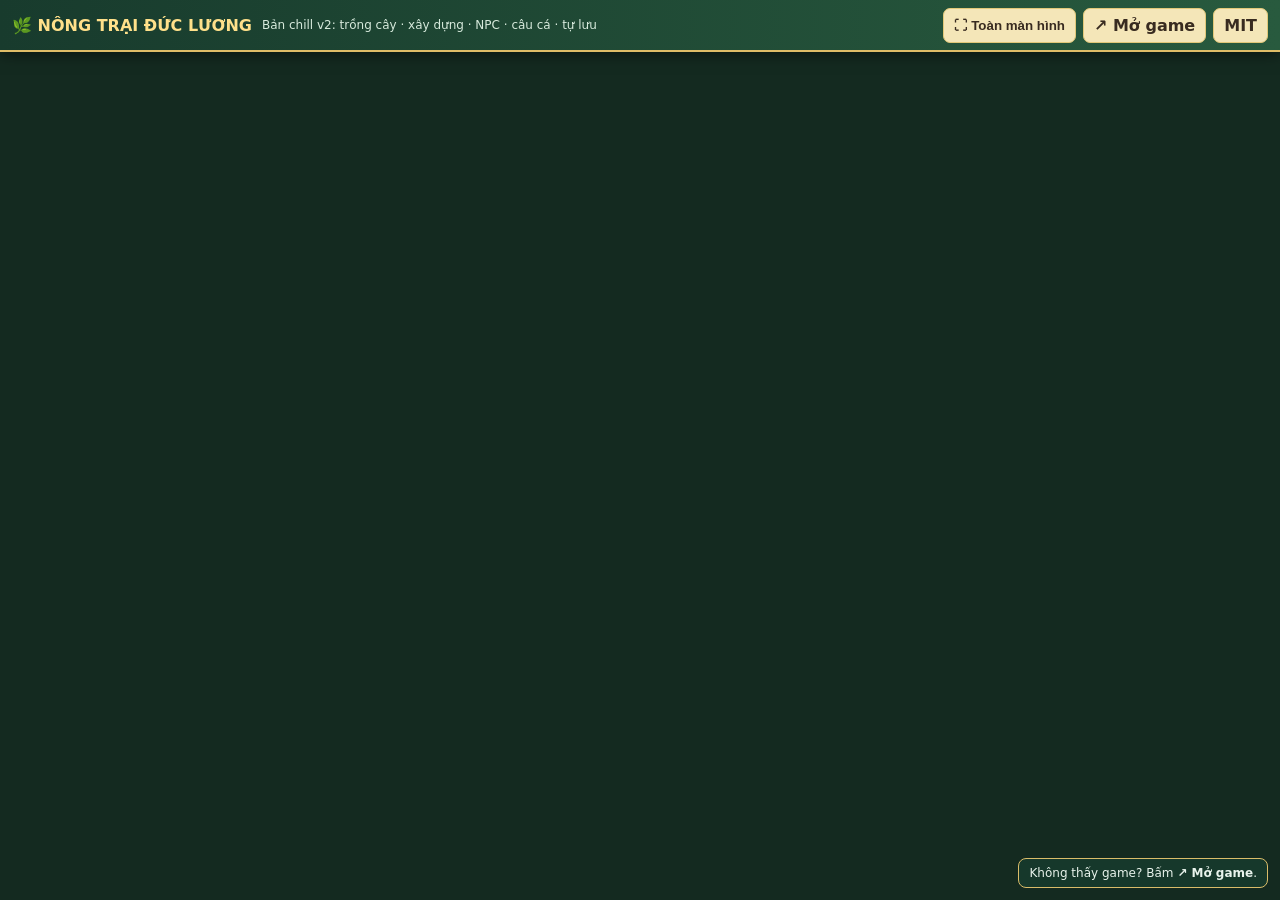
<file: chill-v2.html>
<!doctype html>
<html lang="vi">
<head>
  <meta charset="utf-8" />
  <meta name="viewport" content="width=device-width,initial-scale=1,viewport-fit=cover" />
  <meta name="theme-color" content="#19382c" />
  <meta http-equiv="Cache-Control" content="no-cache, no-store, must-revalidate" />
  <meta http-equiv="Pragma" content="no-cache" />
  <meta http-equiv="Expires" content="0" />
  <title>Nông Trại Đức Lương — Chế độ Chill v2</title>
  <style>
    *{box-sizing:border-box}
    html,body{width:100%;height:100%;margin:0;overflow:hidden;background:#10271f;color:#fff;font-family:system-ui,-apple-system,"Segoe UI",sans-serif}
    body{display:grid;grid-template-rows:52px 1fr}
    header{display:flex;align-items:center;gap:10px;padding:7px 12px;background:linear-gradient(90deg,#183b2d,#285a3e);border-bottom:2px solid #dfbd68;box-shadow:0 2px 14px #0008;z-index:5}
    .title{font-weight:800;color:#ffe08a;white-space:nowrap}.sub{font-size:12px;color:#d7eadc;overflow:hidden;text-overflow:ellipsis;white-space:nowrap}
    .actions{margin-left:auto;display:flex;gap:7px}.actions a,.actions button{border:1px solid #e2c878;background:#f4e6b8;color:#382b20;border-radius:7px;padding:7px 10px;font-weight:700;text-decoration:none;cursor:pointer;white-space:nowrap}
    main{position:relative;min-height:0;background:#0c1e18}
    iframe{display:block;width:100%;height:100%;border:0;background:#142a20}
    #loading{position:absolute;inset:0;display:grid;place-items:center;background:radial-gradient(circle,#315a42,#10271f);z-index:3;transition:opacity .35s}
    #loading.hide{opacity:0;pointer-events:none}.card{text-align:center;background:#183b2dee;border:1px solid #d9bc69;border-radius:14px;padding:22px;max-width:420px;margin:16px;box-shadow:0 14px 40px #0008}.leaf{font-size:44px}.card b{color:#ffe08a}.card p{color:#d8eadf;line-height:1.5;font-size:14px}
    .fallback{position:absolute;right:12px;bottom:12px;z-index:2;background:#183b2de8;border:1px solid #d9bc69;border-radius:8px;padding:7px 10px;color:#e8f3ec;font-size:12px}
    @media(max-width:700px){body{grid-template-rows:48px 1fr}.sub{display:none}.title{font-size:14px}.actions a,.actions button{padding:6px 8px;font-size:12px}.credit{display:none}}
  </style>
</head>
<body>
  <header>
    <div class="title">🌿 NÔNG TRẠI ĐỨC LƯƠNG</div>
    <div class="sub">Bản chill v2: trồng cây · xây dựng · NPC · câu cá · tự lưu</div>
    <div class="actions">
      <button id="full">⛶ Toàn màn hình</button>
      <a href="https://otherworld-god-farmer.pages.dev/" target="_blank" rel="noopener">↗ Mở game</a>
      <a class="credit" href="https://github.com/ChanMeng666/otherworld-god-farmer" target="_blank" rel="noopener">MIT</a>
    </div>
  </header>
  <main id="stage">
    <div id="loading"><div class="card"><div class="leaf">🌾</div><b>Đang mở thế giới nông trại…</b><p>Nếu màn hình không hiện sau vài giây, bấm “Mở game” phía trên.</p></div></div>
    <iframe id="game" title="Otherworld God-Farmer" src="https://otherworld-god-farmer.pages.dev/?embed=1" allow="fullscreen; clipboard-read; clipboard-write" allowfullscreen></iframe>
    <div class="fallback">Không thấy game? Bấm <b>↗ Mở game</b>.</div>
  </main>
  <script>
    const frame=document.getElementById('game');
    const loading=document.getElementById('loading');
    frame.addEventListener('load',()=>setTimeout(()=>loading.classList.add('hide'),700));
    setTimeout(()=>loading.classList.add('hide'),7000);
    document.getElementById('full').addEventListener('click',async()=>{
      const target=document.getElementById('stage');
      try{if(!document.fullscreenElement)await target.requestFullscreen();else await document.exitFullscreen()}catch(e){window.open('https://otherworld-god-farmer.pages.dev/','_blank','noopener')}
    });
  </script>
</body>
</html>
</file>
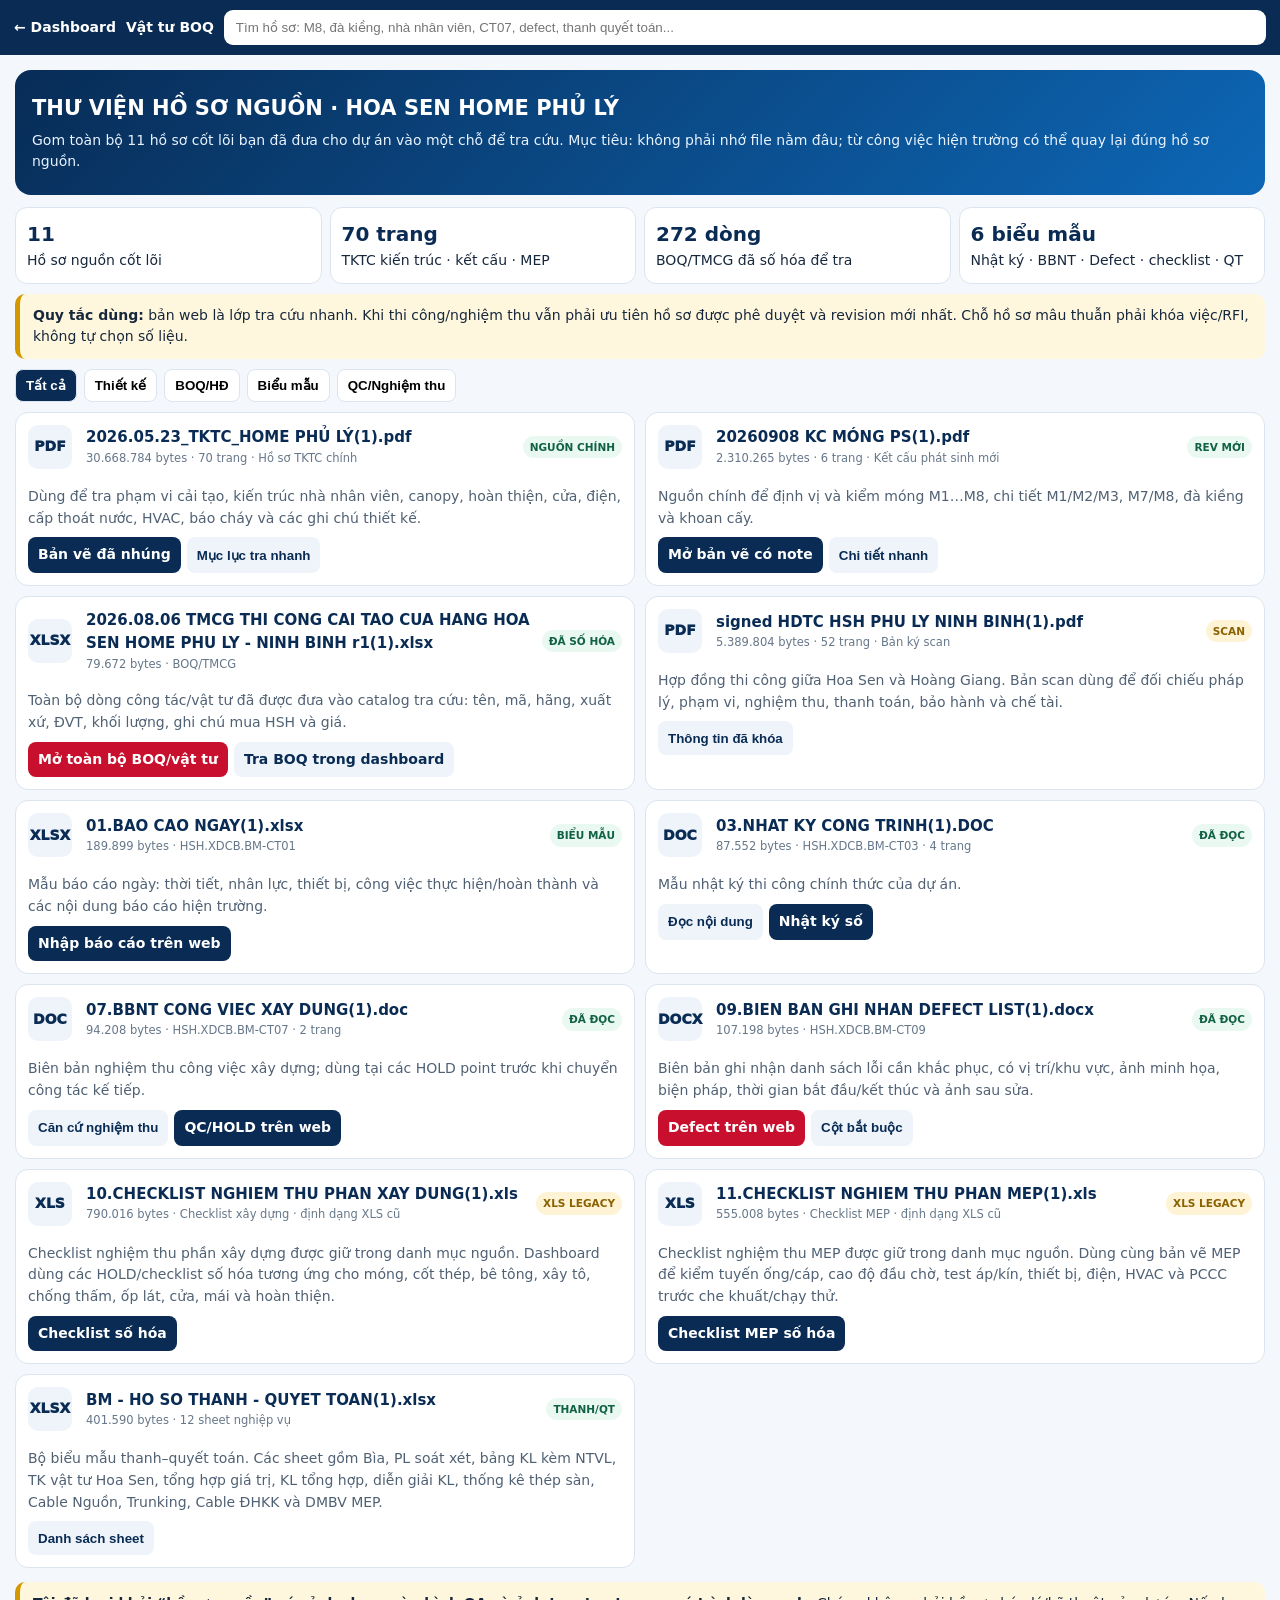
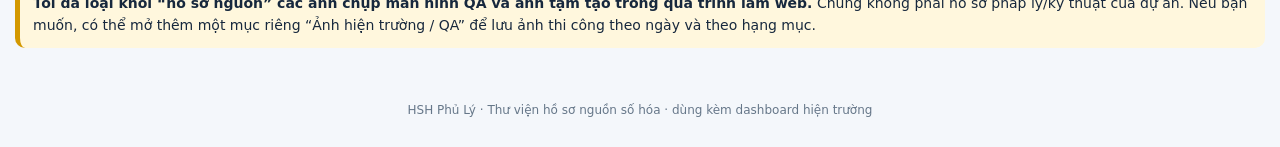
<file: hs/hoso.html>
<!doctype html><html lang="vi"><head><meta charset="utf-8"><meta name="viewport" content="width=device-width,initial-scale=1,viewport-fit=cover"><meta name="theme-color" content="#0a2c54"><title>Hồ sơ nguồn · HSH Phủ Lý</title><style>:root{--n:#0a2c54;--r:#c8102e;--g:#147a56;--a:#d39800;--bg:#f4f7fb;--l:#dce5ef;--m:#667789}*{box-sizing:border-box}body{margin:0;background:var(--bg);font:14px/1.55 system-ui,-apple-system,Segoe UI,Arial;color:#17283d}.top{position:sticky;top:0;z-index:20;background:var(--n);color:#fff;padding:10px 14px;display:flex;align-items:center;gap:10px;flex-wrap:wrap}.top a{color:#fff;text-decoration:none;font-weight:900}.top input{flex:1;min-width:220px;padding:10px 12px;border:0;border-radius:9px}.wrap{max-width:1320px;margin:auto;padding:15px}h1,h2,h3{color:var(--n)}h1{margin:5px 0}.hero{background:linear-gradient(135deg,#082c56,#0d67b6);color:#fff;border-radius:16px;padding:17px;margin-bottom:12px}.hero h1{color:#fff}.hero p{margin:5px 0;color:#e7f3ff}.statgrid{display:grid;grid-template-columns:repeat(4,1fr);gap:8px;margin:10px 0}.stat{background:#fff;border:1px solid var(--l);border-radius:12px;padding:11px}.stat b{font-size:20px;color:var(--n);display:block}.notice{padding:11px 13px;border-radius:10px;background:#fff7dd;border-left:5px solid var(--a);margin:10px 0}.grid{display:grid;grid-template-columns:repeat(2,minmax(0,1fr));gap:10px}.doc{background:#fff;border:1px solid var(--l);border-radius:13px;overflow:hidden}.head{display:grid;grid-template-columns:48px 1fr auto;gap:10px;align-items:center;padding:12px}.ico{width:44px;height:44px;border-radius:10px;background:#eef4fa;display:grid;place-items:center;font-weight:950;color:var(--n)}.head h3{margin:0;font-size:15px}.meta{font-size:11.5px;color:var(--m)}.badge{display:inline-flex;border-radius:999px;padding:3px 7px;font-size:10.5px;font-weight:850;background:#eaf8f2;color:#116244}.badge.warn{background:#fff3d5;color:#8a6100}.body{padding:0 12px 12px}.body p{margin:5px 0;color:#506174}.actions{display:flex;gap:6px;flex-wrap:wrap;margin-top:8px}.btn{display:inline-flex;align-items:center;justify-content:center;min-height:34px;padding:7px 10px;border-radius:8px;background:var(--n);color:#fff!important;text-decoration:none;font-weight:850;border:0;cursor:pointer}.btn.red{background:var(--r)}.btn.ghost{background:#eef4fa;color:var(--n)!important}.detail{border-top:1px solid var(--l);padding:12px;background:#fbfdff}.detail h4{margin:8px 0 3px;color:var(--n)}.detail ul{margin:4px 0;padding-left:19px}.detail pre{white-space:pre-wrap;background:#f3f6fa;border:1px solid var(--l);padding:10px;border-radius:8px;max-height:380px;overflow:auto;font:12px/1.5 ui-monospace,SFMono-Regular,Consolas,monospace}.hidden{display:none!important}.empty{display:none;padding:30px;text-align:center;background:#fff;border:1px dashed #b9c7d6;border-radius:12px}.quick{display:flex;gap:7px;flex-wrap:wrap;margin:10px 0}.quick button{padding:8px 10px;border:1px solid var(--l);border-radius:8px;background:#fff;font-weight:800;cursor:pointer}.quick button.active{background:var(--n);color:#fff}.footer{padding:28px 10px;text-align:center;color:var(--m);font-size:12px}@media(max-width:850px){.grid{grid-template-columns:1fr}.statgrid{grid-template-columns:1fr 1fr}}@media(max-width:520px){.wrap{padding:10px}.head{grid-template-columns:42px 1fr}.head>.badge{grid-column:2}.statgrid{grid-template-columns:1fr 1fr}.top input{order:3;width:100%}}</style></head><body><div class="top"><a href="./">← Dashboard</a><a href="./materials.html">Vật tư BOQ</a><input id="q" placeholder="Tìm hồ sơ: M8, đà kiềng, nhà nhân viên, CT07, defect, thanh quyết toán..."></div><main class="wrap"><section class="hero"><h1>THƯ VIỆN HỒ SƠ NGUỒN · HOA SEN HOME PHỦ LÝ</h1><p>Gom toàn bộ 11 hồ sơ cốt lõi bạn đã đưa cho dự án vào một chỗ để tra cứu. Mục tiêu: không phải nhớ file nằm đâu; từ công việc hiện trường có thể quay lại đúng hồ sơ nguồn.</p></section><div class="statgrid"><div class="stat"><b>11</b><span>Hồ sơ nguồn cốt lõi</span></div><div class="stat"><b>70 trang</b><span>TKTC kiến trúc · kết cấu · MEP</span></div><div class="stat"><b>272 dòng</b><span>BOQ/TMCG đã số hóa để tra</span></div><div class="stat"><b>6 biểu mẫu</b><span>Nhật ký · BBNT · Defect · checklist · QT</span></div></div><div class="notice"><b>Quy tắc dùng:</b> bản web là lớp tra cứu nhanh. Khi thi công/nghiệm thu vẫn phải ưu tiên hồ sơ được phê duyệt và revision mới nhất. Chỗ hồ sơ mâu thuẫn phải khóa việc/RFI, không tự chọn số liệu.</div><div class="quick"><button class="active" data-f="">Tất cả</button><button data-f="design">Thiết kế</button><button data-f="commercial">BOQ/HĐ</button><button data-f="form">Biểu mẫu</button><button data-f="qc">QC/Nghiệm thu</button></div><div id="empty" class="empty">Không tìm thấy hồ sơ phù hợp. <button onclick="clearSearch()">Xóa tìm kiếm</button></div><div id="grid" class="grid">
<article class="doc" data-type="design" data-search="tktc thiết kế thi công thuyết minh kiến trúc mep nhà nhân viên canopy wc bếp pima điện nước pccc"><div class="head"><div class="ico">PDF</div><div><h3>2026.05.23_TKTC_HOME PHỦ LÝ(1).pdf</h3><div class="meta">30.668.784 bytes · 70 trang · Hồ sơ TKTC chính</div></div><span class="badge">NGUỒN CHÍNH</span></div><div class="body"><p>Dùng để tra phạm vi cải tạo, kiến trúc nhà nhân viên, canopy, hoàn thiện, cửa, điện, cấp thoát nước, HVAC, báo cháy và các ghi chú thiết kế.</p><div class="actions"><a class="btn" href="./#drawings">Bản vẽ đã nhúng</a><button class="btn ghost" onclick="toggle(this)">Mục lục tra nhanh</button></div></div><div class="detail hidden"><h4>Trang nên nhớ</h4><ul><li>p.2: ghi chú vật liệu/kết cấu chung — BTCT M300; cốt thép theo đường kính; thép hình SS400.</li><li>p.4: phạm vi nâng cấp; khu nhà nhân viên xây mới khoảng 60 m².</li><li>p.5–6: tổng thể mái, mái nhà nhân viên và mái canopy.</li><li>p.9–10: hoàn thiện nền/trần; gạch và trần PIMA.</li><li>p.16: mặt bằng/kích thước khu nhà nhân viên.</li><li>p.17–20: WC, bếp, bàn đá, cửa đi/cửa sổ, hoàn thiện.</li><li>p.52 trở đi: MEP.</li><li>p.68: báo cháy; TCVN 5738:2024.</li></ul><h4>Cảnh báo</h4><p>Mọi kích thước và CTKT phải kiểm tra thực tế tại công trường trước khi gia công/thi công. Không lấy ảnh nhận diện vật tư thay cho mẫu duyệt.</p></div></article>
<article class="doc" data-type="design qc" data-search="kc móng ps 20260908 m1 m2 m3 m7 m8 đà kiềng khoan cấy neo bulong"><div class="head"><div class="ico">PDF</div><div><h3>20260908 KC MÓNG PS(1).pdf</h3><div class="meta">2.310.265 bytes · 6 trang · Kết cấu phát sinh mới</div></div><span class="badge">REV MỚI</span></div><div class="body"><p>Nguồn chính để định vị và kiểm móng M1…M8, chi tiết M1/M2/M3, M7/M8, đà kiềng và khoan cấy.</p><div class="actions"><a class="btn" href="./#drawings">Mở bản vẽ có note</a><button class="btn ghost" onclick="toggle(this)">Chi tiết nhanh</button></div></div><div class="detail hidden"><ul><li>p.1: mặt bằng móng nâng cấp, M1…M8, cấu kiện hiện hữu và sân bê tông.</li><li>p.2: M1/M2/M3; M1 có mặt bằng khoảng 1200×1200, thép đáy Ø12a150; các tiết diện cổ/dầm liên quan.</li><li>p.4: M7/M8; M8 có thép đáy Ø10a150 và các tiết diện 8A–8A, 8B–8B.</li><li>p.5: bố trí đà kiềng DK1–DK5 và chi tiết khoan cấy thép.</li></ul><p><b>HOLD:</b> tim/cote, cốt thép, bulông neo/bản mã và liên kết cấu kiện hiện hữu phải kiểm trước khi đổ/che khuất.</p></div></article>
<article class="doc" data-type="commercial" data-search="boq tmcg dự toán vật tư giá mã hiệu hãng xuất xứ khối lượng mep pccc"><div class="head"><div class="ico">XLSX</div><div><h3>2026.08.06 TMCG THI CONG CAI TAO CUA HANG HOA SEN HOME PHU LY - NINH BINH r1(1).xlsx</h3><div class="meta">79.672 bytes · BOQ/TMCG</div></div><span class="badge">ĐÃ SỐ HÓA</span></div><div class="body"><p>Toàn bộ dòng công tác/vật tư đã được đưa vào catalog tra cứu: tên, mã, hãng, xuất xứ, ĐVT, khối lượng, ghi chú mua HSH và giá.</p><div class="actions"><a class="btn red" href="./materials.html">Mở toàn bộ BOQ/vật tư</a><a class="btn ghost" href="./#boq">Tra BOQ trong dashboard</a></div></div></article>
<article class="doc" data-type="commercial" data-search="hợp đồng hdxd signed hoa sen hoàng giang giá trị vat tiến độ 90 ngày pháp lý"><div class="head"><div class="ico">PDF</div><div><h3>signed HDTC HSH PHU LY NINH BINH(1).pdf</h3><div class="meta">5.389.804 bytes · 52 trang · Bản ký scan</div></div><span class="badge warn">SCAN</span></div><div class="body"><p>Hợp đồng thi công giữa Hoa Sen và Hoàng Giang. Bản scan dùng để đối chiếu pháp lý, phạm vi, nghiệm thu, thanh toán, bảo hành và chế tài.</p><div class="actions"><button class="btn ghost" onclick="toggle(this)">Thông tin đã khóa</button></div></div><div class="detail hidden"><ul><li>Số hợp đồng đang dùng theo bản ký: <b>02/2026/HĐXD/HSG-HG</b>.</li><li>Giá trị đã xác minh trước đó: <b>4.162.478.183 VNĐ</b>, gồm VAT 8%.</li><li>Dashboard dùng mốc quản trị 80 ngày và theo dõi hạn pháp lý 90 ngày riêng.</li></ul><p>Vì đây là PDF scan, lớp web hiện giữ thông tin pháp lý đã xác minh và không tự OCR toàn bộ 52 trang để tránh sai chữ/số. Khi có tranh chấp hoặc quyết định thương mại, phải xem bản ký gốc.</p></div></article>
<article class="doc" data-type="form" data-search="báo cáo ngày ct01 thời tiết nhân lực thiết bị công việc"><div class="head"><div class="ico">XLSX</div><div><h3>01.BAO CAO NGAY(1).xlsx</h3><div class="meta">189.899 bytes · HSH.XDCB.BM-CT01</div></div><span class="badge">BIỂU MẪU</span></div><div class="body"><p>Mẫu báo cáo ngày: thời tiết, nhân lực, thiết bị, công việc thực hiện/hoàn thành và các nội dung báo cáo hiện trường.</p><div class="actions"><a class="btn" href="./#field">Nhập báo cáo trên web</a></div></div></article>
<article class="doc" data-type="form" data-search="nhật ký công trình ct03 thời tiết cán bộ công nhân thiết bị nội dung công việc nhận xét"><div class="head"><div class="ico">DOC</div><div><h3>03.NHAT KY CONG TRINH(1).DOC</h3><div class="meta">87.552 bytes · HSH.XDCB.BM-CT03 · 4 trang</div></div><span class="badge">ĐÃ ĐỌC</span></div><div class="body"><p>Mẫu nhật ký thi công chính thức của dự án.</p><div class="actions"><button class="btn ghost" onclick="toggle(this)">Đọc nội dung</button><a class="btn" href="./#field">Nhật ký số</a></div></div><div class="detail hidden"><h4>Cấu trúc</h4><ul><li>Trang bìa: Dự án, gói thầu, địa điểm, CĐT, đơn vị thi công.</li><li>Danh sách cán bộ tham gia.</li><li>Trang nhật ký ngày: thời tiết sáng/chiều; cán bộ quản lý; số công nhân; thiết bị thi công; nội dung công việc.</li><li>Cuối trang có ý kiến đơn vị thi công, nhận xét CĐT và khu vực ký xác nhận.</li></ul></div></article>
<article class="doc" data-type="qc form" data-search="bbnt nghiệm thu công việc xây dựng ct07 phiếu yêu cầu bản vẽ tiêu chuẩn thí nghiệm nhật ký"><div class="head"><div class="ico">DOC</div><div><h3>07.BBNT CONG VIEC XAY DUNG(1).doc</h3><div class="meta">94.208 bytes · HSH.XDCB.BM-CT07 · 2 trang</div></div><span class="badge">ĐÃ ĐỌC</span></div><div class="body"><p>Biên bản nghiệm thu công việc xây dựng; dùng tại các HOLD point trước khi chuyển công tác kế tiếp.</p><div class="actions"><button class="btn ghost" onclick="toggle(this)">Căn cứ nghiệm thu</button><a class="btn" href="./#field">QC/HOLD trên web</a></div></div><div class="detail hidden"><ul><li>Đối tượng nghiệm thu và thành phần tham gia.</li><li>Thời gian, địa điểm nghiệm thu.</li><li>Căn cứ: phiếu yêu cầu nghiệm thu; hồ sơ thiết kế và thay đổi được duyệt; bản vẽ liên quan; tiêu chuẩn/quy phạm; thí nghiệm vật liệu/thiết bị; nhật ký; BBNT nội bộ.</li><li>Kết luận chấp nhận/không chấp nhận và điều kiện cho phép triển khai công việc tiếp theo.</li></ul></div></article>
<article class="doc" data-type="qc form" data-search="defect list ct09 lỗi vị trí hình ảnh biện pháp khắc phục deadline before after"><div class="head"><div class="ico">DOCX</div><div><h3>09.BIEN BAN GHI NHAN DEFECT LIST(1).docx</h3><div class="meta">107.198 bytes · HSH.XDCB.BM-CT09</div></div><span class="badge">ĐÃ ĐỌC</span></div><div class="body"><p>Biên bản ghi nhận danh sách lỗi cần khắc phục, có vị trí/khu vực, ảnh minh họa, biện pháp, thời gian bắt đầu/kết thúc và ảnh sau sửa.</p><div class="actions"><a class="btn red" href="./#field">Defect trên web</a><button class="btn ghost" onclick="toggle(this)">Cột bắt buộc</button></div></div><div class="detail hidden"><ul><li>Nội dung lỗi.</li><li>Vị trí/khu vực.</li><li>Hình ảnh minh họa trước sửa.</li><li>Biện pháp khắc phục/sửa chữa.</li><li>Thời gian bắt đầu và kết thúc.</li><li>Hình ảnh sau khắc phục/sửa chữa.</li><li>Ghi chú và xác nhận các bên.</li></ul></div></article>
<article class="doc" data-type="qc form" data-search="checklist nghiệm thu phần xây dựng xls kiểm tra xây dựng"><div class="head"><div class="ico">XLS</div><div><h3>10.CHECKLIST NGHIEM THU PHAN XAY DUNG(1).xls</h3><div class="meta">790.016 bytes · Checklist xây dựng · định dạng XLS cũ</div></div><span class="badge warn">XLS LEGACY</span></div><div class="body"><p>Checklist nghiệm thu phần xây dựng được giữ trong danh mục nguồn. Dashboard dùng các HOLD/checklist số hóa tương ứng cho móng, cốt thép, bê tông, xây tô, chống thấm, ốp lát, cửa, mái và hoàn thiện.</p><div class="actions"><a class="btn" href="./#guides">Checklist số hóa</a></div></div></article>
<article class="doc" data-type="qc form" data-search="checklist nghiệm thu phần mep xls điện nước điều hòa pccc"><div class="head"><div class="ico">XLS</div><div><h3>11.CHECKLIST NGHIEM THU PHAN MEP(1).xls</h3><div class="meta">555.008 bytes · Checklist MEP · định dạng XLS cũ</div></div><span class="badge warn">XLS LEGACY</span></div><div class="body"><p>Checklist nghiệm thu MEP được giữ trong danh mục nguồn. Dùng cùng bản vẽ MEP để kiểm tuyến ống/cáp, cao độ đầu chờ, test áp/kín, thiết bị, điện, HVAC và PCCC trước che khuất/chạy thử.</p><div class="actions"><a class="btn" href="./#guides">Checklist MEP số hóa</a></div></div></article>
<article class="doc" data-type="commercial form qc" data-search="hồ sơ thanh quyết toán bảng khối lượng nghiệm thu vật liệu tổng hợp giá trị vật tư thép cáp mep"><div class="head"><div class="ico">XLSX</div><div><h3>BM - HO SO THANH - QUYET TOAN(1).xlsx</h3><div class="meta">401.590 bytes · 12 sheet nghiệp vụ</div></div><span class="badge">THANH/QT</span></div><div class="body"><p>Bộ biểu mẫu thanh–quyết toán. Các sheet gồm Bìa, PL soát xét, bảng KL kèm NTVL, TK vật tư Hoa Sen, tổng hợp giá trị, KL tổng hợp, diễn giải KL, thống kê thép sàn, Cable Nguồn, Trunking, Cable ĐHKK và DMBV MEP.</p><div class="actions"><button class="btn ghost" onclick="toggle(this)">Danh sách sheet</button></div></div><div class="detail hidden"><ul><li>Bìa</li><li>PL SOAT XET</li><li>Bảng kl kèm NTVL</li><li>TK VAT TU Hoa Sen</li><li>TONG HOP GT</li><li>KL TONG HOP</li><li>Dien giai KL</li><li>TK THÉP SÀN</li><li>Cable Nguon</li><li>Trunking.</li><li>Cable DHKK</li><li>DMBV MEP</li></ul></div></article>
</div><div class="notice" style="margin-top:14px"><b>Tôi đã loại khỏi “hồ sơ nguồn” các ảnh chụp màn hình QA và ảnh tạm tạo trong quá trình làm web.</b> Chúng không phải hồ sơ pháp lý/kỹ thuật của dự án. Nếu bạn muốn, có thể mở thêm một mục riêng “Ảnh hiện trường / QA” để lưu ảnh thi công theo ngày và theo hạng mục.</div></main><div class="footer">HSH Phủ Lý · Thư viện hồ sơ nguồn số hóa · dùng kèm dashboard hiện trường</div><script>const q=document.getElementById('q'),docs=[...document.querySelectorAll('.doc')],empty=document.getElementById('empty');let f='';function norm(s){return (s||'').normalize('NFD').replace(/[\u0300-\u036f]/g,'').replace(/đ/g,'d').replace(/Đ/g,'D').toLowerCase()}function render(){let z=norm(q.value),n=0;docs.forEach(d=>{let ok=(!f||d.dataset.type.includes(f))&&(!z||norm(d.innerText+' '+d.dataset.search).includes(z));d.classList.toggle('hidden',!ok);if(ok)n++});empty.style.display=n?'none':'block'}function clearSearch(){q.value='';f='';document.querySelectorAll('.quick button').forEach((b,i)=>b.classList.toggle('active',i===0));render();q.focus()}q.addEventListener('input',render);document.querySelectorAll('.quick button').forEach(b=>b.onclick=()=>{f=b.dataset.f;document.querySelectorAll('.quick button').forEach(x=>x.classList.remove('active'));b.classList.add('active');render()});function toggle(btn){let d=btn.closest('.doc').querySelector('.detail');d.classList.toggle('hidden');btn.textContent=d.classList.contains('hidden')?btn.dataset.old||btn.textContent:'Thu gọn';if(!btn.dataset.old)btn.dataset.old=btn.textContent==='Thu gọn'?'Chi tiết':btn.textContent}</script></body></html>
</file>
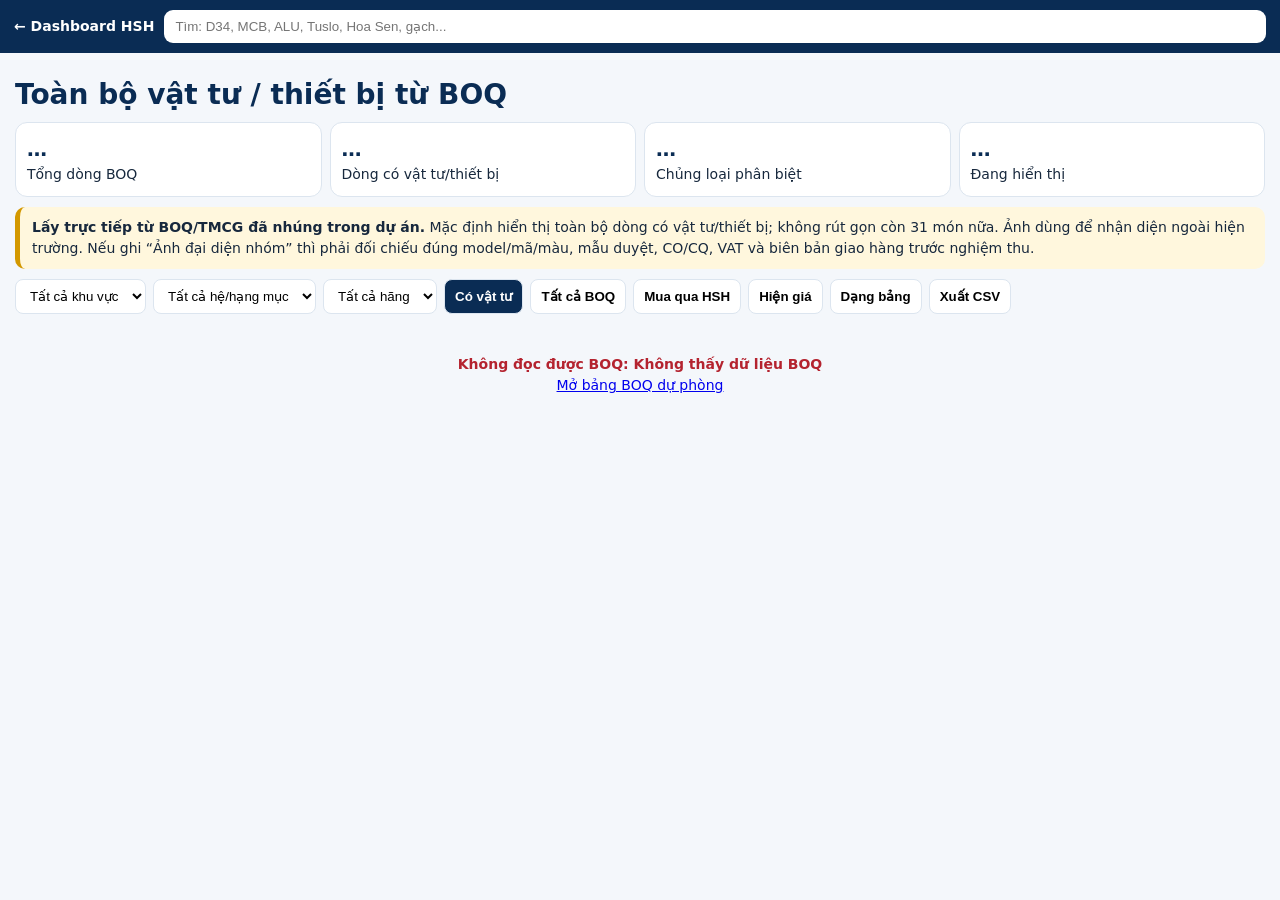
<file: hs/materials.html>
<!doctype html><html lang="vi"><head><meta charset="utf-8"><meta name="viewport" content="width=device-width,initial-scale=1,viewport-fit=cover"><meta name="theme-color" content="#0a2c54"><title>Toàn bộ vật tư BOQ · HSH Phủ Lý</title><style>:root{--n:#0a2c54;--r:#c8102e;--g:#147a56;--b:#f4f7fb;--l:#dce5ef;--m:#667789}*{box-sizing:border-box}body{margin:0;background:var(--b);font:14px/1.5 system-ui,-apple-system,Segoe UI,Arial;color:#17283d}.top{position:sticky;top:0;z-index:20;background:var(--n);color:#fff;padding:10px 14px;display:flex;gap:10px;align-items:center;flex-wrap:wrap}.top a{color:#fff;text-decoration:none;font-weight:900}.top input{flex:1;min-width:220px;padding:9px 11px;border:0;border-radius:9px}.wrap{max-width:1450px;margin:auto;padding:15px}h1{margin:6px 0;color:var(--n)}.stats{display:grid;grid-template-columns:repeat(4,1fr);gap:8px}.stat{background:#fff;border:1px solid var(--l);border-radius:12px;padding:11px}.stat b{font-size:20px;color:var(--n);display:block}.notice{margin:10px 0;padding:10px 12px;border-left:5px solid #d39800;background:#fff7dd;border-radius:10px}.tools{display:flex;gap:7px;flex-wrap:wrap;margin:10px 0}select,button{padding:8px 10px;border:1px solid var(--l);border-radius:8px;background:#fff}button{cursor:pointer;font-weight:800}.active{background:var(--n);color:#fff}.grid{display:grid;grid-template-columns:repeat(4,minmax(0,1fr));gap:10px}.c{background:#fff;border:1px solid var(--l);border-radius:13px;overflow:hidden;display:flex;flex-direction:column}.pic{height:150px;background:#edf2f7;display:grid;place-items:center;overflow:hidden;position:relative}.pic img{width:100%;height:100%;object-fit:contain;background:#fff}.cap{position:absolute;left:5px;bottom:5px;background:#0a2c54dc;color:#fff;font-size:10px;padding:2px 5px;border-radius:5px}.ph{padding:14px;text-align:center;color:#718096;font-weight:700}.bd{padding:10px;display:flex;flex-direction:column;gap:5px;flex:1}.bd h3{margin:0;color:var(--n);font-size:14px}.meta{font-size:11.5px;color:#607080}.tags{display:flex;gap:4px;flex-wrap:wrap}.tag{padding:2px 6px;border-radius:999px;background:#eef4fa;color:#456178;font-size:10.5px;font-weight:800}.tag.hsh{background:#eaf8f2;color:#116244}.price{display:none;border-top:1px dashed var(--l);padding-top:5px;font-size:11.5px}body.show-price .price{display:block}.src{margin-top:auto;padding-top:4px}.src a{font-size:11px;font-weight:800}.empty{display:none;text-align:center;background:#fff;border:1px dashed #b9c7d6;border-radius:12px;padding:30px}.table{display:none;overflow:auto;background:#fff;border:1px solid var(--l);border-radius:12px}.table table{border-collapse:collapse;width:100%;min-width:1100px}th,td{padding:7px;border-bottom:1px solid #edf1f5;text-align:left;vertical-align:top;font-size:11.5px}th{position:sticky;top:0;background:#eef4fa;color:var(--n)}body.tablemode .grid{display:none}body.tablemode .table{display:block}.loading{padding:30px;text-align:center;color:var(--m)}@media(max-width:1100px){.grid{grid-template-columns:repeat(3,1fr)}}@media(max-width:800px){.grid{grid-template-columns:1fr 1fr}.stats{grid-template-columns:1fr 1fr}}@media(max-width:520px){.grid{grid-template-columns:1fr}.wrap{padding:10px}}</style></head><body><div class="top"><a href="./">← Dashboard HSH</a><input id="q" placeholder="Tìm: D34, MCB, ALU, Tuslo, Hoa Sen, gạch..."></div><main class="wrap"><h1>Toàn bộ vật tư / thiết bị từ BOQ</h1><div class="stats"><div class="stat"><b id="nall">…</b><span>Tổng dòng BOQ</span></div><div class="stat"><b id="nmat">…</b><span>Dòng có vật tư/thiết bị</span></div><div class="stat"><b id="nuniq">…</b><span>Chủng loại phân biệt</span></div><div class="stat"><b id="nshow">…</b><span>Đang hiển thị</span></div></div><div class="notice"><b>Lấy trực tiếp từ BOQ/TMCG đã nhúng trong dự án.</b> Mặc định hiển thị toàn bộ dòng có vật tư/thiết bị; không rút gọn còn 31 món nữa. Ảnh dùng để nhận diện ngoài hiện trường. Nếu ghi “Ảnh đại diện nhóm” thì phải đối chiếu đúng model/mã/màu, mẫu duyệt, CO/CQ, VAT và biên bản giao hàng trước nghiệm thu.</div><div class="tools"><select id="cat"><option value="">Tất cả khu vực</option></select><select id="sub"><option value="">Tất cả hệ/hạng mục</option></select><select id="brand"><option value="">Tất cả hãng</option></select><button id="matOnly" class="active">Có vật tư</button><button id="allRows">Tất cả BOQ</button><button id="hshOnly">Mua qua HSH</button><button id="price">Hiện giá</button><button id="view">Dạng bảng</button><button id="csv">Xuất CSV</button></div><div id="loading" class="loading">Đang đọc toàn bộ BOQ…</div><div id="empty" class="empty">Không có dòng BOQ phù hợp bộ lọc.</div><div id="grid" class="grid"></div><div class="table"><table><thead><tr><th>STT</th><th>Khu vực</th><th>Hệ</th><th>Vật tư/công tác</th><th>Mã</th><th>Hãng</th><th>Xuất xứ</th><th>ĐVT</th><th>KL</th><th>Ghi chú</th></tr></thead><tbody id="tb"></tbody></table></div></main><script>let D=[],mode='mat',hsh=false;const $=s=>document.querySelector(s),esc=s=>String(s??'').replace(/[&<>"']/g,c=>({'&':'&amp;','<':'&lt;','>':'&gt;','"':'&quot;',"'":'&#39;'}[c])),norm=s=>String(s??'').normalize('NFD').replace(/[\u0300-\u036f]/g,'').replace(/đ/g,'d').replace(/Đ/g,'D').toLowerCase(),fmt=n=>n==null?'':Number(n).toLocaleString('vi-VN',{maximumFractionDigits:3}),money=n=>Number(n||0).toLocaleString('vi-VN')+' ₫';const IR=[[/sika|grout/i,'https://5.imimg.com/data5/SELLER/Default/2024/2/388737753/IN/FC/ER/102078370/sikagrout-214-in-s-non-shrink-cementitious-grout-500x500.jpg','https://vnm.sika.com/vi/xay-d-ng/v-a/v-a-rot/sikagrout-214-11.html'],[/bulong.*neo|neo j|anchor/i,'https://lntsufin.com/storage/mediafiles/catalog/live/17034-4164/original/17034-4164_image_0.jpg','https://www.google.com/search?q=J+anchor+bolt+M20'],[/cot thep|thep cb|d8a/i,'https://commons.wikimedia.org/wiki/Special:FilePath/Rebar%20combo.jpg?width=900','https://commons.wikimedia.org/wiki/Rebar'],[/van khuon|cop pha/i,'https://static-5.happynest.vn/storage/uploads/2025/05/go-cop-pha-la-gi-phan-loai-ung-dung-va-cach-chon-mua-dung-chuan-trong-xay-dung_10.jpg','https://happynest.vn/'],[/be tong/i,'https://diaocag.com.vn/images/%E1%BA%A2NH_2024/C%C3%81C_B%C3%80I_CHIA_S%E1%BA%BC_2024/%C6%AFU_NH%C6%AF%E1%BB%A2C_%C4%90I%E1%BB%82M_C%E1%BB%A6A_B%C3%8A_T%C3%94NG_T%C6%AF%C6%A0I_V%C3%80_B%C3%8A_T%C3%94NG_TRUY%E1%BB%80N_TH%E1%BB%90NG/1.jpg','https://diaocag.com.vn/'],[/gach|xay gach/i,'https://gachloiloc.com/wp-content/uploads/2023/12/gach-the-dac-la-gi-1.png','https://gachloiloc.com/'],[/granite|granit|op da|lat da/i,'https://hoabinhminhgach.com/wp-content/uploads/2022/11/1-scaled.jpg','https://hoabinhminhgach.com/'],[/alcorest|aluminium| alu /i,'https://vattutanthinhphat.com/upload/product/ev3010-3276.png','https://alcorest.vn/'],[/ton |mai /i,'https://commons.wikimedia.org/wiki/Special:FilePath/Corrugated%20metal%20roof.jpg?width=900','https://www.hoasengroup.vn/'],[/xingfa|kinh cuong luc|cua di nhom|cua so nhom|vk1|vk2/i,'https://commons.wikimedia.org/wiki/Special:FilePath/Aluminium%20profile.jpg?width=900','https://xingfa.com.vn/'],[/thep hinh|thep hop|xa go|ban ma|vi keo|khung thep|cot thep/i,'https://commons.wikimedia.org/wiki/Special:FilePath/Structrual%20i%20beam.jpg?width=900','https://commons.wikimedia.org/wiki/I-beam'],[/pima|tran nhua/i,'https://pima.com.vn/wp-content/uploads/2023/08/tam-tran-Pima-PC60.jpg','https://pima.com.vn/'],[/ong upvc|loi d|co d|y d|te d|noi giam|racco|van phao|van khoa/i,'https://commons.wikimedia.org/wiki/Special:FilePath/PVC%20pipe.jpg?width=900','https://www.hoasengroup.vn/'],[/ong dien|ong pvc d|ong dien mem/i,'https://goldline.vn/resource/images/2024/11/phu-kien-ong-dien-pvc-ac1.png','https://goldline.vn/'],[/cu\/pvc|cap dien|day dien|day dieu khien/i,'https://product.hstatic.net/200000546039/product/upload_f768782ef9e5406988c4660359909a2d_master.jpg','https://www.cadivi.vn/'],[/mcb|rcbo|mccb|contactor|timer|tu dien|thanh cai/i,'https://sunpowerberhad.com.my/wp-content/uploads/2018/07/BKN-1P-1.jpg','https://www.ls-electric.com/'],[/den led|downlight|den pha|thoat hiem|chieu khan/i,'https://rangdong.com.vn/uploads/images/2023/09/den-led-panel-dp06-60x60.jpg','https://rangdong.com.vn/'],[/may lanh|dieu hoa/i,'https://gree.com.vn/wp-content/uploads/2023/06/may-lanh-am-tran-gree.jpg','https://gree.com.vn/'],[/xi bet|lavabo|guong soi|voi |chau rua|phieu thu san|sen tam/i,'https://bizweb.dktcdn.net/thumb/1024x1024/100/428/154/products/ac-504van-l-288v-1.jpg?v=1625888232373','https://www.toto.com.vn/'],[/bao chay|dau bao khoi|chuong|nut nhan|trung tam bao chay/i,'https://image.made-in-china.com/2f0j00cWRYszqhgZbf/Lpcb-Good-Price-2-Wire-Conventional-Smoke-Sensor-12V-24V.webp','https://www.asenware.com/']];function isMat(x){return Number(x.material_unit_price||0)>0||x.brand||x.code||/mua hàng/i.test(x.note||'')}function map(x){let t=norm([x.item,x.subcat,x.brand,x.code].join(' '));for(const r of IR)if(r[0].test(t))return r;return null}function extract(s){let p=s.indexOf('const BOQ=');if(p<0)throw Error('Không thấy dữ liệu BOQ');let a=s.indexOf('[',p),d=0,q=false,e=false;for(let i=a;i<s.length;i++){let c=s[i];if(q){if(e)e=false;else if(c==='\\')e=true;else if(c==='"')q=false}else{if(c==='"')q=true;else if(c==='[')d++;else if(c===']'&&!--d)return JSON.parse(s.slice(a,i+1))}}throw Error('BOQ chưa đóng mảng')}function fill(id,vals,label){$(id).innerHTML='<option value="">'+label+'</option>'+[...new Set(vals.filter(Boolean))].sort().map(v=>'<option>'+esc(v)+'</option>').join('')}function get(){let q=norm($('#q').value),c=$('#cat').value,sc=$('#sub').value,b=$('#brand').value;return D.filter(x=>(mode==='all'||isMat(x))&&(!hsh||/mua hàng hoa sen/i.test(x.note||''))&&(!c||x.category===c)&&(!sc||x.subcat===sc)&&(!b||x.brand===b)&&(!q||norm([x.item,x.category,x.subcat,x.code,x.brand,x.origin,x.note].join(' ')).includes(q)))}function card(x){let r=map(x),im=r?`<div class="pic"><img loading="lazy" referrerpolicy="no-referrer" src="${r[1]}" onerror="this.parentElement.innerHTML='<div class=ph>Ảnh nguồn ngoài không tải được.<br>Dữ liệu BOQ vẫn đầy đủ.</div>'"><span class="cap">Ảnh đại diện nhóm</span></div>`:`<div class="pic"><div class="ph">Chưa có ảnh xác thực đúng chủng loại.<br>Không dùng ảnh AI thay vật tư.</div></div>`,h=/mua hàng hoa sen/i.test(x.note||'');return `<article class=c>${im}<div class=bd><h3>${esc(x.item)}</h3><div class=tags>${x.category?`<span class=tag>${esc(x.category)}</span>`:''}${x.subcat?`<span class=tag>${esc(x.subcat)}</span>`:''}${h?'<span class="tag hsh">Mua HSH</span>':''}</div><div class=meta><b>Mã:</b> ${esc(x.code||'—')} · <b>Hãng:</b> ${esc(x.brand||'—')} · <b>Xuất xứ:</b> ${esc(x.origin||'—')}</div><div class=meta><b>ĐVT/KL:</b> ${esc(x.unit||'—')} · ${fmt(x.qty)}</div>${x.note?`<div class=meta><b>Ghi chú:</b> ${esc(x.note)}</div>`:''}<div class=price><b>VL:</b> ${money(x.material_unit_price)} · <b>NC:</b> ${money(x.labor_unit_price)} · <b>ĐG:</b> ${money(x.total_unit_price)} · <b>TT:</b> ${money(x.amount)}</div><div class=src>${r?`<a href="${r[2]}" target=_blank rel=noopener>Nguồn ảnh/hãng ↗</a>`:`<a href="https://www.google.com/search?tbm=isch&q=${encodeURIComponent([x.item,x.brand,x.code].join(' '))}" target=_blank rel=noopener>Tìm ảnh thực tế ↗</a>`}</div></div></article>`}function render(){let a=get();$('#nshow').textContent=a.length;$('#empty').style.display=a.length?'none':'block';$('#grid').innerHTML=a.map(card).join('');$('#tb').innerHTML=a.map((x,j)=>`<tr><td>${j+1}</td><td>${esc(x.category)}</td><td>${esc(x.subcat)}</td><td>${esc(x.item)}</td><td>${esc(x.code)}</td><td>${esc(x.brand)}</td><td>${esc(x.origin)}</td><td>${esc(x.unit)}</td><td>${fmt(x.qty)}</td><td>${esc(x.note)}</td></tr>`).join('')}async function init(){try{let r=await fetch('./v5-core.html?v=boqall',{cache:'no-store'});if(!r.ok)throw Error('HTTP '+r.status);D=extract(await r.text());$('#loading').style.display='none';$('#nall').textContent=D.length;let M=D.filter(isMat);$('#nmat').textContent=M.length;$('#nuniq').textContent=new Set(M.map(x=>[x.item,x.code,x.brand].join('|'))).size;fill('#cat',D.map(x=>x.category),'Tất cả khu vực');fill('#sub',D.map(x=>x.subcat),'Tất cả hệ/hạng mục');fill('#brand',D.map(x=>x.brand),'Tất cả hãng');render()}catch(e){$('#loading').innerHTML='<b style="color:#b4232f">Không đọc được BOQ: '+esc(e.message)+'</b><br><a href="./v5-core.html">Mở bảng BOQ dự phòng</a>'}}['#q','#cat','#sub','#brand'].forEach(id=>$(id).addEventListener(id==='#q'?'input':'change',render));$('#matOnly').onclick=()=>{mode='mat';$('#matOnly').classList.add('active');$('#allRows').classList.remove('active');render()};$('#allRows').onclick=()=>{mode='all';$('#allRows').classList.add('active');$('#matOnly').classList.remove('active');render()};$('#hshOnly').onclick=e=>{hsh=!hsh;e.currentTarget.classList.toggle('active',hsh);render()};$('#price').onclick=e=>{document.body.classList.toggle('show-price');e.currentTarget.textContent=document.body.classList.contains('show-price')?'Ẩn giá':'Hiện giá'};$('#view').onclick=e=>{document.body.classList.toggle('tablemode');e.currentTarget.textContent=document.body.classList.contains('tablemode')?'Dạng thẻ':'Dạng bảng'};$('#csv').onclick=()=>{let a=get(),cols=[['Khu vực','category'],['Hệ','subcat'],['Vật tư/công tác','item'],['Mã','code'],['Hãng','brand'],['Xuất xứ','origin'],['ĐVT','unit'],['Khối lượng','qty'],['Ghi chú','note'],['ĐG vật liệu','material_unit_price'],['ĐG nhân công','labor_unit_price'],['ĐG tổng','total_unit_price'],['Thành tiền','amount']];let csv='\ufeff'+cols.map(x=>x[0]).join(',')+'\n'+a.map(x=>cols.map(([_,k])=>'"'+String(x[k]??'').replaceAll('"','""')+'"').join(',')).join('\n'),u=URL.createObjectURL(new Blob([csv],{type:'text/csv'})),A=document.createElement('a');A.href=u;A.download='BOQ_HSH_Phu_Ly.csv';A.click();setTimeout(()=>URL.revokeObjectURL(u),1000)};init();</script></body></html>
</file>
